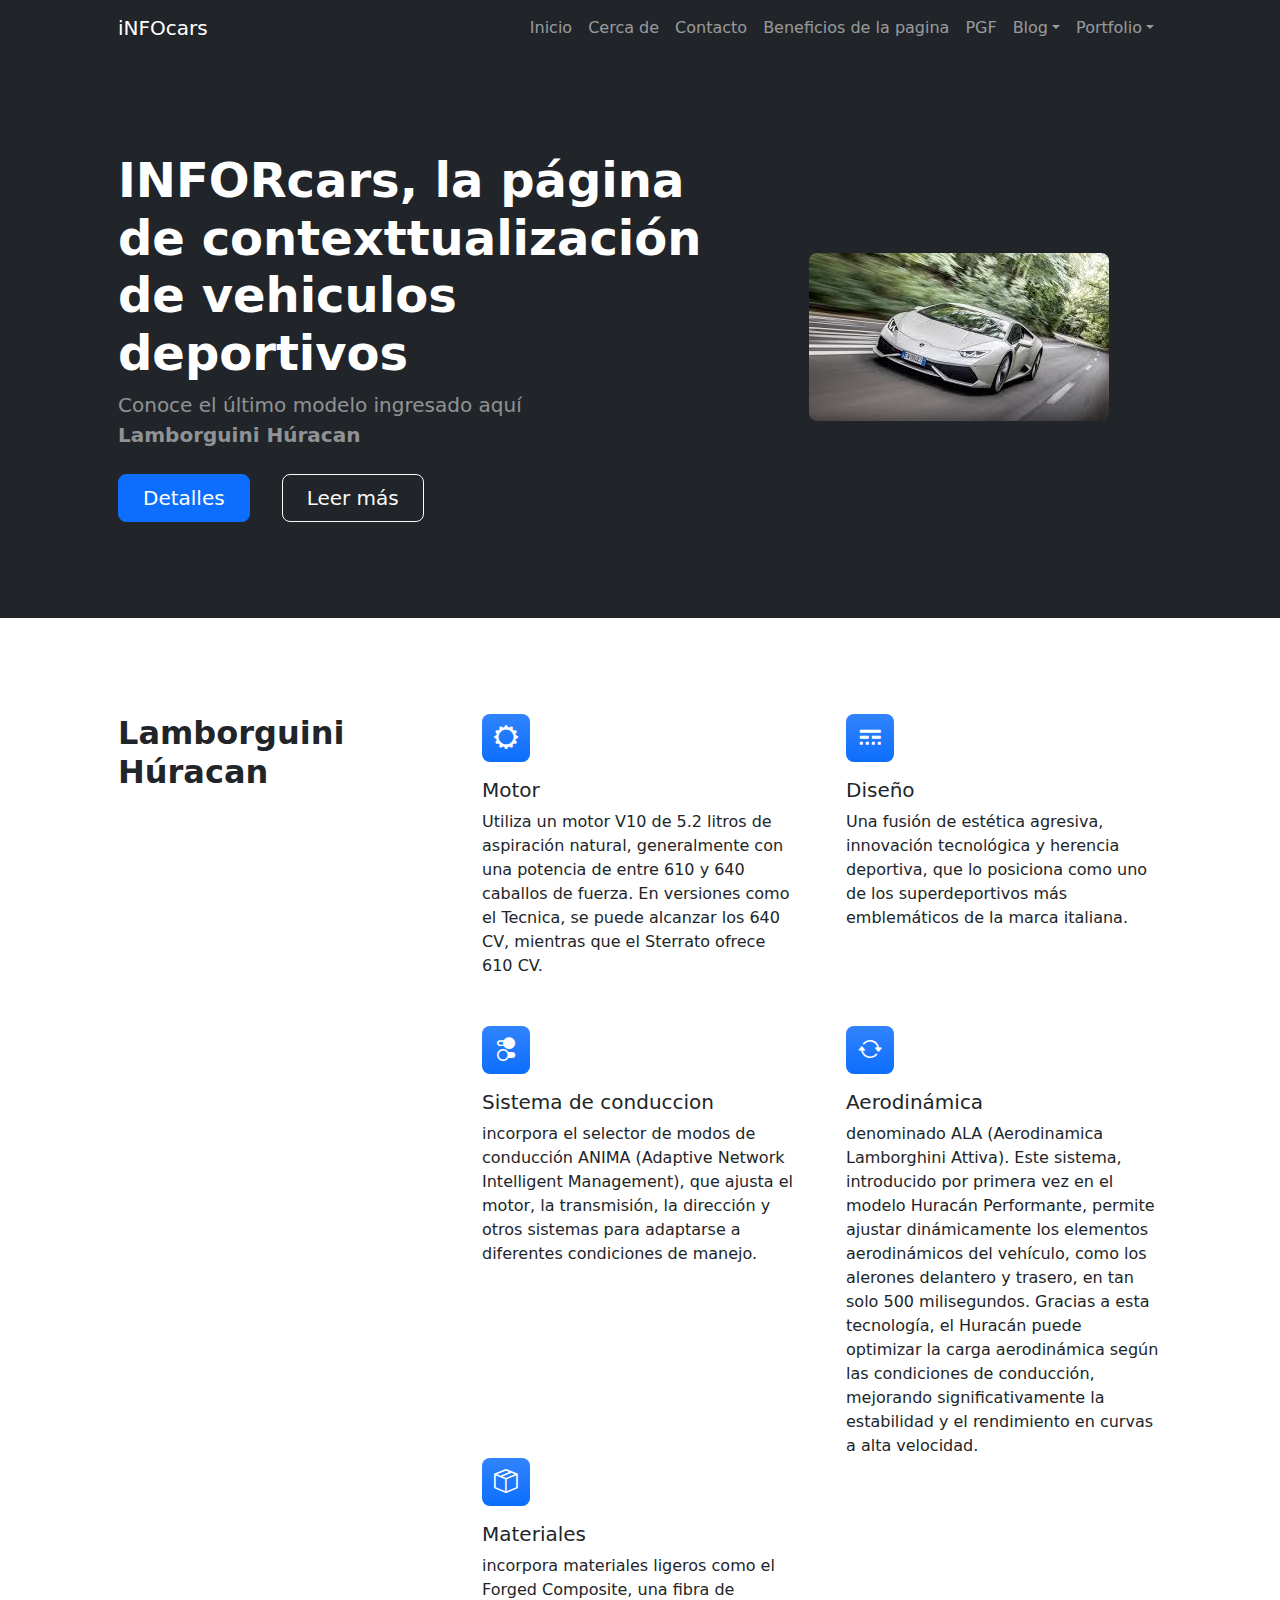
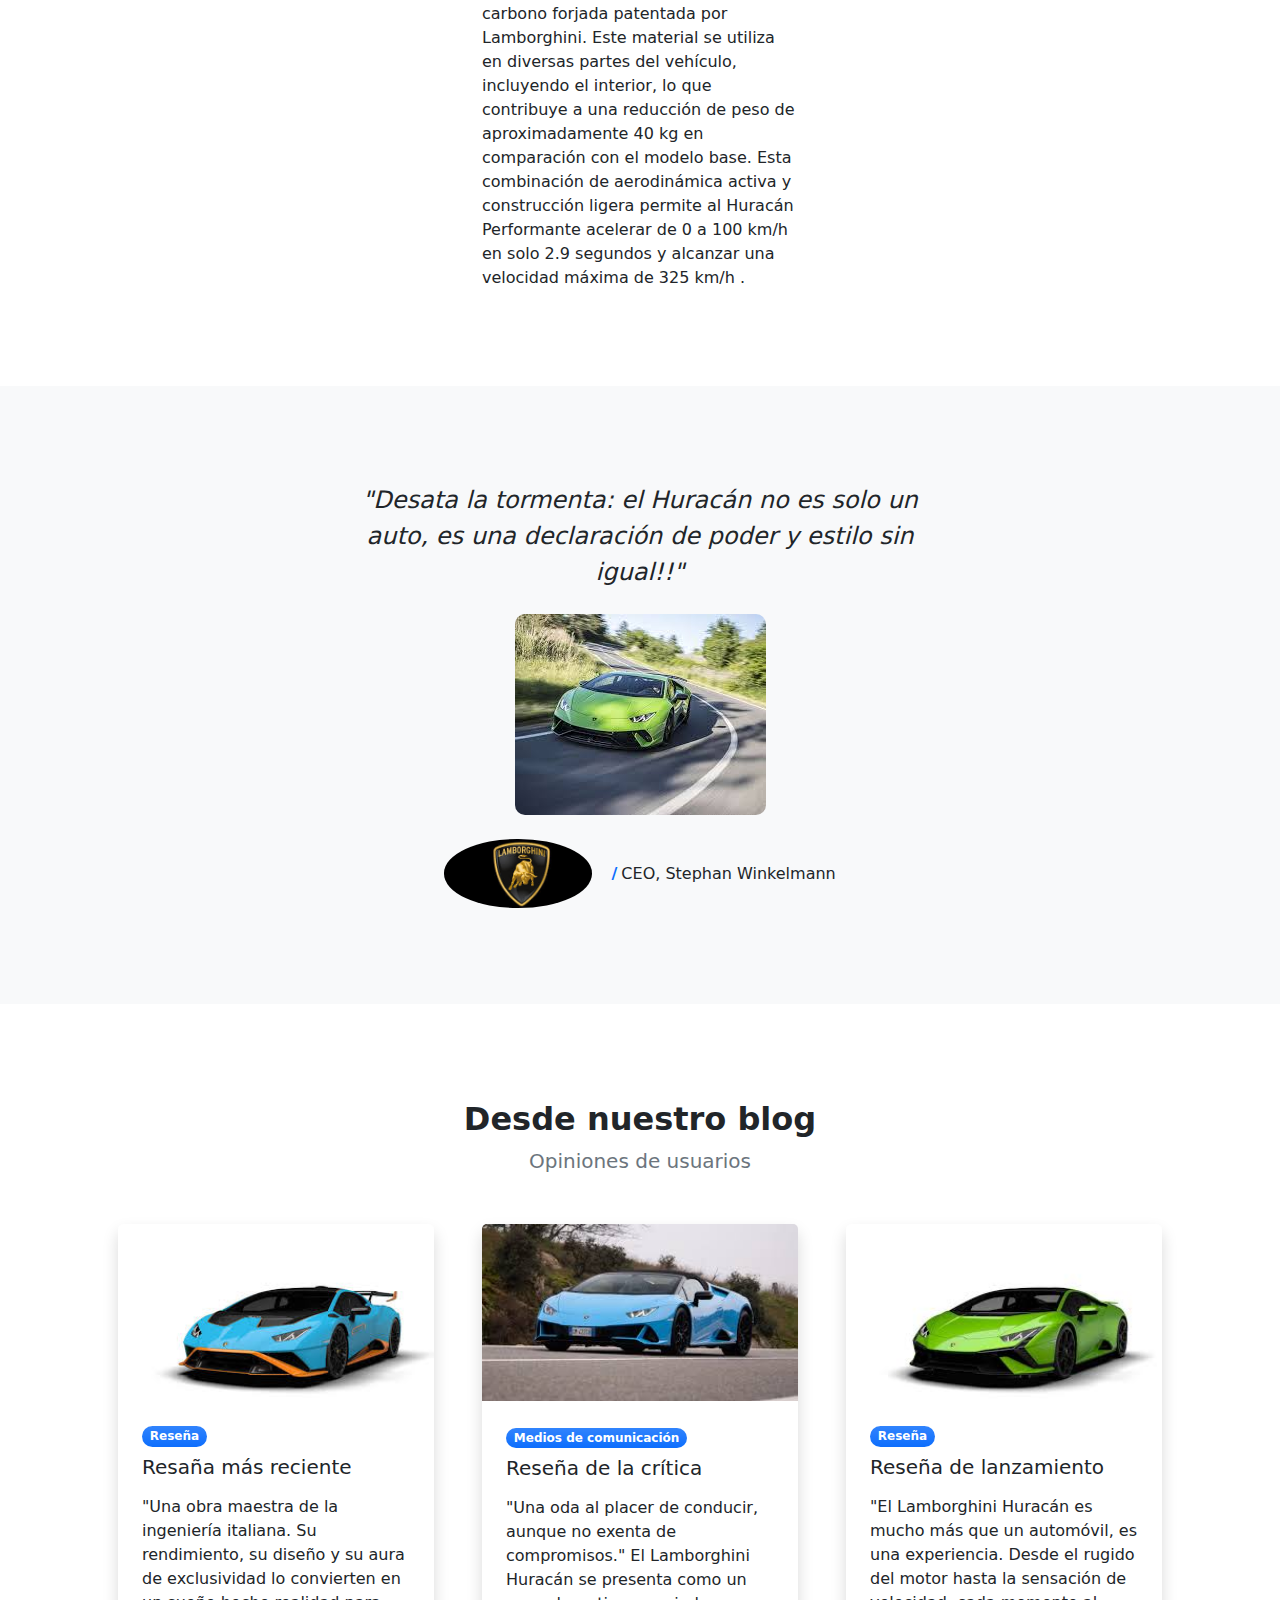
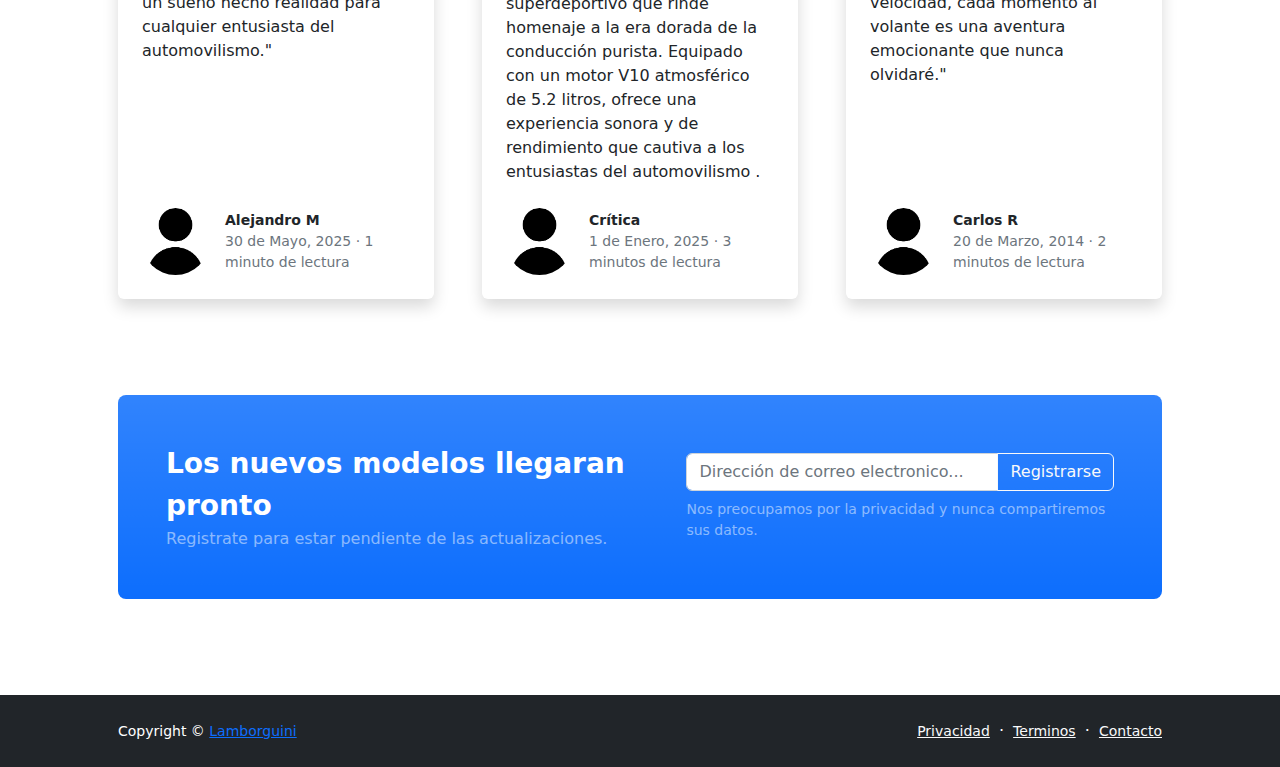
<file: INFOcars/index.html>
<!DOCTYPE html>
<html lang="en">

<head>
    <meta charset="utf-8" />
    <meta name="viewport" content="width=device-width, initial-scale=1, shrink-to-fit=no" />
    <meta name="description" content="" />
    <meta name="author" content="" />
    <title>INFOcars</title>
    <!-- Favicon-->
    <link rel="icon" type="image/x-icon" href="../Img/descarga.png" />
    <!-- Bootstrap icons-->
    <link href="https://cdn.jsdelivr.net/npm/bootstrap-icons@1.5.0/font/bootstrap-icons.css" rel="stylesheet" />
    <!-- Core theme CSS (includes Bootstrap)-->
    <link href="css/styles.css" rel="stylesheet" />
</head>

<body class="d-flex flex-column h-100">
    <main class="flex-shrink-0">
        <!-- Navigation-->
        <nav class="navbar navbar-expand-lg navbar-dark bg-dark">
            <div class="container px-5">
                <a class="navbar-brand" href="index.html">iNFOcars</a>
                <button class="navbar-toggler" type="button" data-bs-toggle="collapse"
                    data-bs-target="#navbarSupportedContent" aria-controls="navbarSupportedContent"
                    aria-expanded="false" aria-label="Toggle navigation"><span
                        class="navbar-toggler-icon"></span></button>
                <div class="collapse navbar-collapse" id="navbarSupportedContent">
                    <ul class="navbar-nav ms-auto mb-2 mb-lg-0">
                        <li class="nav-item"><a class="nav-link" href="index.html">Inicio</a></li>
                        <li class="nav-item"><a class="nav-link" href="about.html">Cerca de</a></li>
                        <li class="nav-item"><a class="nav-link" href="contact.html">Contacto</a></li>
                        <li class="nav-item"><a class="nav-link" href="pricing.html">Beneficios de la pagina</a></li>
                        <li class="nav-item"><a class="nav-link" href="faq.html">PGF</a></li>
                        <li class="nav-item dropdown">
                            <a class="nav-link dropdown-toggle" id="navbarDropdownBlog" href="#" role="button"
                                data-bs-toggle="dropdown" aria-expanded="false">Blog</a>
                            <ul class="dropdown-menu dropdown-menu-end" aria-labelledby="navbarDropdownBlog">
                                <li><a class="dropdown-item" href="blog-home.html">Blog de Inicio</a></li>
                                <li><a class="dropdown-item" href="blog-post.html">Blog post</a></li>
                            </ul>
                        </li>
                        <li class="nav-item dropdown">
                            <a class="nav-link dropdown-toggle" id="navbarDropdownPortfolio" href="#" role="button"
                                data-bs-toggle="dropdown" aria-expanded="false">Portfolio</a>
                            <ul class="dropdown-menu dropdown-menu-end" aria-labelledby="navbarDropdownPortfolio">
                                <li><a class="dropdown-item" href="portfolio-item.html">Portafolio Item</a></li>
                            </ul>
                        </li>
                    </ul>
                </div>
            </div>
        </nav>
        <!-- Header-->
        <header class="bg-dark py-5">
            <div class="container px-5">
                <div class="row gx-5 align-items-center justify-content-center">
                    <div class="col-lg-8 col-xl-7 col-xxl-6">
                        <div class="my-5 text-center text-xl-start">
                            <h1 class="display-5 fw-bolder text-white mb-2">INFORcars, la página de contexttualización
                                de vehiculos deportivos</h1>
                            <p class="lead fw-normal text-white-50 mb-4">Conoce el último modelo ingresado aquí <br>
                                <b>Lamborguini Húracan</b>
                            </p>
                            <div class="d-grid gap-3 d-sm-flex justify-content-sm-center justify-content-xl-start">
                                <a class="btn btn-primary btn-lg px-4 me-sm-3" href="#features">Detalles</a>
                                <a class="btn btn-outline-light btn-lg px-4" href="#!">Leer más</a>
                            </div>
                        </div>
                    </div>
                    <div class="col-xl-5 col-xxl-6 d-none d-xl-block text-center"><img class="img-fluid rounded-3 my-5"
                            id="Lamborguini" src="../Img/images.jpg" alt="Lamborguini" /></div>
                </div>
            </div>
        </header>
        <!-- Features section-->
        <section class="py-5" id="features">
            <div class="container px-5 my-5">
                <div class="row gx-5">
                    <div class="col-lg-4 mb-5 mb-lg-0">
                        <h2 class="fw-bolder mb-0">Lamborguini Húracan</h2>
                    </div>
                    <div class="col-lg-8">
                        <div class="row gx-5 row-cols-1 row-cols-md-2">
                            <div class="col mb-5 h-100">
                                <div class="feature bg-primary bg-gradient text-white rounded-3 mb-3"><i
                                        class="bi bi-gear-wide"></i></div>
                                <h2 class="h5">Motor</h2>
                                <p class="mb-0"> Utiliza un motor V10 de 5.2 litros de aspiración natural, generalmente
                                    con una potencia de entre 610 y 640 caballos de fuerza. En versiones como el
                                    Tecnica, se puede alcanzar los 640 CV, mientras que el Sterrato ofrece 610 CV. </p>
                            </div>
                            <div class="col mb-5 h-100">
                                <div class="feature bg-primary bg-gradient text-white rounded-3 mb-3"><i
                                        class="bi bi-border-style"></i></div>
                                <h2 class="h5">Diseño</h2>
                                <p class="mb-0">Una fusión de estética agresiva, innovación tecnológica y herencia
                                    deportiva, que lo posiciona como uno de los superdeportivos más emblemáticos de
                                    la
                                    marca italiana. </p>
                            </div>
                            <div class="col mb-5 mb-md-0 h-100">
                                <div class="feature bg-primary bg-gradient text-white rounded-3 mb-3"><i
                                        class="bi bi-toggles2"></i></div>
                                <h2 class="h5">Sistema de conduccion</h2>
                                <p class="mb-0">incorpora el selector de modos de conducción ANIMA (Adaptive Network
                                    Intelligent Management), que ajusta el motor, la transmisión, la dirección y
                                    otros
                                    sistemas para adaptarse a diferentes condiciones de manejo.</p>
                            </div>
                            <div class="col h-100">
                                <div class="feature bg-primary bg-gradient text-white rounded-3 mb-3"><i
                                        class="bi bi-arrow-repeat"></i></div>
                                <h2 class="h5">Aerodinámica</h2>
                                <p class="mb-0">denominado ALA (Aerodinamica Lamborghini Attiva). Este sistema,
                                    introducido por primera vez en el modelo Huracán Performante, permite ajustar
                                    dinámicamente los elementos aerodinámicos del vehículo, como los alerones
                                    delantero
                                    y trasero, en tan solo 500 milisegundos. Gracias a esta tecnología, el Huracán
                                    puede
                                    optimizar la carga aerodinámica según las condiciones de conducción, mejorando
                                    significativamente la estabilidad y el rendimiento en curvas a alta velocidad.
                                </p>
                            </div>
                            <div class="col h-100">
                                <div class="feature bg-primary bg-gradient text-white rounded-3 mb-3"><i
                                        class="bi bi-box-seam"></i></div>
                                    <h2 class="h5">Materiales</h2>
                                    <p class="mb-0">incorpora materiales ligeros como el Forged Composite, una fibra de
                                        carbono forjada patentada por Lamborghini. Este material se utiliza en diversas
                                        partes del vehículo, incluyendo el interior, lo que contribuye a una reducción
                                        de
                                        peso de aproximadamente 40 kg en comparación con el modelo base. Esta
                                        combinación de
                                        aerodinámica activa y construcción ligera permite al Huracán Performante
                                        acelerar de
                                        0 a 100 km/h en solo 2.9 segundos y alcanzar una velocidad máxima de 325 km/h .
                                    </p>
                                </div>
                            </div>
                        </div>
                    </div>
                </div>
        </section>
        <!-- Testimonial section-->
        <div class="py-5 bg-light">
            <div class="container px-5 my-5">
                <div class="row gx-5 justify-content-center">
                    <div class="col-lg-10 col-xl-7">
                        <div class="text-center">
                            <div class="fs-4 mb-4 fst-italic">"Desata la tormenta: el Huracán no es solo un auto, es una
                                declaración de poder y estilo sin igual!!"</div>
                            <img src="../Img/descarga.jpeg" alt="Lamborguini Huracan" class="img-fluid mb-4"
                                style="max-width: 300px; border-radius: 10px;">
                            <div class="d-flex align-items-center justify-content-center">
                                <img class="rounded-circle me-3" id="lambo1" src="../Img/descarga (1).jpeg" alt="..." />
                                <span class="fw-bold text-primary mx-1">/</span>
                                CEO, Stephan Winkelmann
                            </div>
                        </div>
                    </div>
                </div>
            </div>
        </div>
        </div>
        <!-- Blog preview section-->
        <section class="py-5" id="!">
            <div class="container px-5 my-5">
                <div class="row gx-5 justify-content-center">
                    <div class="col-lg-8 col-xl-6">
                        <div class="text-center">
                            <h2 class="fw-bolder">Desde nuestro blog</h2>
                            <p class="lead fw-normal text-muted mb-5">Opiniones de usuarios</p>
                        </div>
                    </div>
                </div>
                <div class="row gx-5">
                    <div class="col-lg-4 mb-5">
                        <div class="card h-100 shadow border-0">
                            <img class="card-img-top" src="../Img/lam1.jpeg" alt="Lamborguini" />
                            <div class="card-body p-4">
                                <div class="badge bg-primary bg-gradient rounded-pill mb-2">Reseña</div>
                                <a class="text-decoration-none link-dark stretched-link" href="#!">
                                    <h5 class="card-title mb-3">Resaña más reciente</h5>
                                </a>
                                <p class="card-text mb-0">"Una obra maestra de la ingeniería italiana. Su rendimiento,
                                    su diseño y su aura de exclusividad lo convierten en un sueño hecho realidad para
                                    cualquier entusiasta del automovilismo."</p>
                            </div>
                            <div class="card-footer p-4 pt-0 bg-transparent border-top-0">
                                <div class="d-flex align-items-end justify-content-between">
                                    <div class="d-flex align-items-center">
                                        <img class="rounded-circle me-3" id="user1" src="../Img/descarga (1).png"
                                            alt="Usuario" />
                                        <div class="small">
                                            <div class="fw-bold">Alejandro M</div>
                                            <div class="text-muted">30 de Mayo, 2025 &middot; 1 minuto de lectura</div>
                                        </div>
                                    </div>
                                </div>
                            </div>
                        </div>
                    </div>
                    <div class="col-lg-4 mb-5">
                        <div class="card h-100 shadow border-0">
                            <img class="card-img-top" src="../Img/images.jpeg" alt="lambo2" />
                            <div class="card-body p-4">
                                <div class="badge bg-primary bg-gradient rounded-pill mb-2">Medios de comunicación</div>
                                <a class="text-decoration-none link-dark stretched-link" href="#!">
                                    <h5 class="card-title mb-3">Reseña de la crítica</h5>
                                </a>
                                <p class="card-text mb-0">"Una oda al placer de conducir, aunque no exenta de
                                    compromisos."

                                    El Lamborghini Huracán se presenta como un superdeportivo que rinde homenaje a la
                                    era dorada de la conducción purista. Equipado con un motor V10 atmosférico de 5.2
                                    litros, ofrece una experiencia sonora y de rendimiento que cautiva a los entusiastas
                                    del automovilismo .</p>
                            </div>
                            <div class="card-footer p-4 pt-0 bg-transparent border-top-0">
                                <div class="d-flex align-items-end justify-content-between">
                                    <div class="d-flex align-items-center">
                                        <img class="rounded-circle me-3" id="user2" src="../Img/descarga (1).png"
                                            alt="..." />
                                        <div class="small">
                                            <div class="fw-bold">Crítica</div>
                                            <div class="text-muted">1 de Enero, 2025 &middot; 3 minutos de lectura</div>
                                        </div>
                                    </div>
                                </div>
                            </div>
                        </div>
                    </div>
                    <div class="col-lg-4 mb-5">
                        <div class="card h-100 shadow border-0">
                            <img class="card-img-top" src="../Img/lam3.jpeg" alt="Lamborguini" />
                            <div class="card-body p-4">
                                <div class="badge bg-primary bg-gradient rounded-pill mb-2">Reseña</div>
                                <a class="text-decoration-none link-dark stretched-link" href="#!">
                                    <h5 class="card-title mb-3">Reseña de lanzamiento</h5>
                                </a>
                                <p class="card-text mb-0">"El Lamborghini Huracán es mucho más que un automóvil, es una
                                    experiencia. Desde el rugido del motor hasta la sensación de velocidad, cada momento
                                    al volante es una aventura emocionante que nunca olvidaré."</p>
                            </div>
                            <div class="card-footer p-4 pt-0 bg-transparent border-top-0">
                                <div class="d-flex align-items-end justify-content-between">
                                    <div class="d-flex align-items-center">
                                        <img class="rounded-circle me-3" src="../Img/descarga (1).png" id="user3"
                                            alt="Usiario" />
                                        <div class="small">
                                            <div class="fw-bold">Carlos R</div>
                                            <div class="text-muted">20 de Marzo, 2014 &middot; 2 minutos de lectura
                                            </div>
                                        </div>
                                    </div>
                                </div>
                            </div>
                        </div>
                    </div>
                </div>
                <!-- Call to action-->
                <aside class="bg-primary bg-gradient rounded-3 p-4 p-sm-5 mt-5">
                    <div
                        class="d-flex align-items-center justify-content-between flex-column flex-xl-row text-center text-xl-start">
                        <div class="mb-4 mb-xl-0">
                            <div class="fs-3 fw-bold text-white">Los nuevos modelos llegaran pronto</div>
                            <div class="text-white-50">Registrate para estar pendiente de las actualizaciones.</div>
                        </div>
                        <div class="ms-xl-4">
                            <div class="input-group mb-2">
                                <input class="form-control" type="text" placeholder="Dirección de correo electronico..."
                                    aria-label="Email address..." aria-describedby="button-newsletter" />
                                <button class="btn btn-outline-light" id="button-newsletter"
                                    type="button">Registrarse</button>
                            </div>
                            <div class="small text-white-50">Nos preocupamos por la privacidad y nunca compartiremos sus
                                datos.
                            </div>
                        </div>
                    </div>
                </aside>
            </div>
        </section>
    </main>
    <!-- Footer-->
    <footer class="bg-dark py-4 mt-auto">
        <div class="container px-5">
            <div class="row align-items-center justify-content-between flex-column flex-sm-row">
                <div class="col-auto">
                    <div class="small m-0 text-white">Copyright &copy; <a
                            href="https://www.lamborghini.com/">Lamborguini</a></div>
                </div>
                <div class="col-auto">
                    <a class="link-light small" href="#!">Privacidad</a>
                    <span class="text-white mx-1">&middot;</span>
                    <a class="link-light small" href="#!">Terminos</a>
                    <span class="text-white mx-1">&middot;</span>
                    <a class="link-light small" href="#!">Contacto</a>
                </div>
            </div>
        </div>
    </footer>
    <!-- Bootstrap core JS-->
    <script src="https://cdn.jsdelivr.net/npm/bootstrap@5.2.3/dist/js/bootstrap.bundle.min.js"></script>
    <!-- Core theme JS-->
    <script src="js/scripts.js"></script>
</body>

</html>
</file>
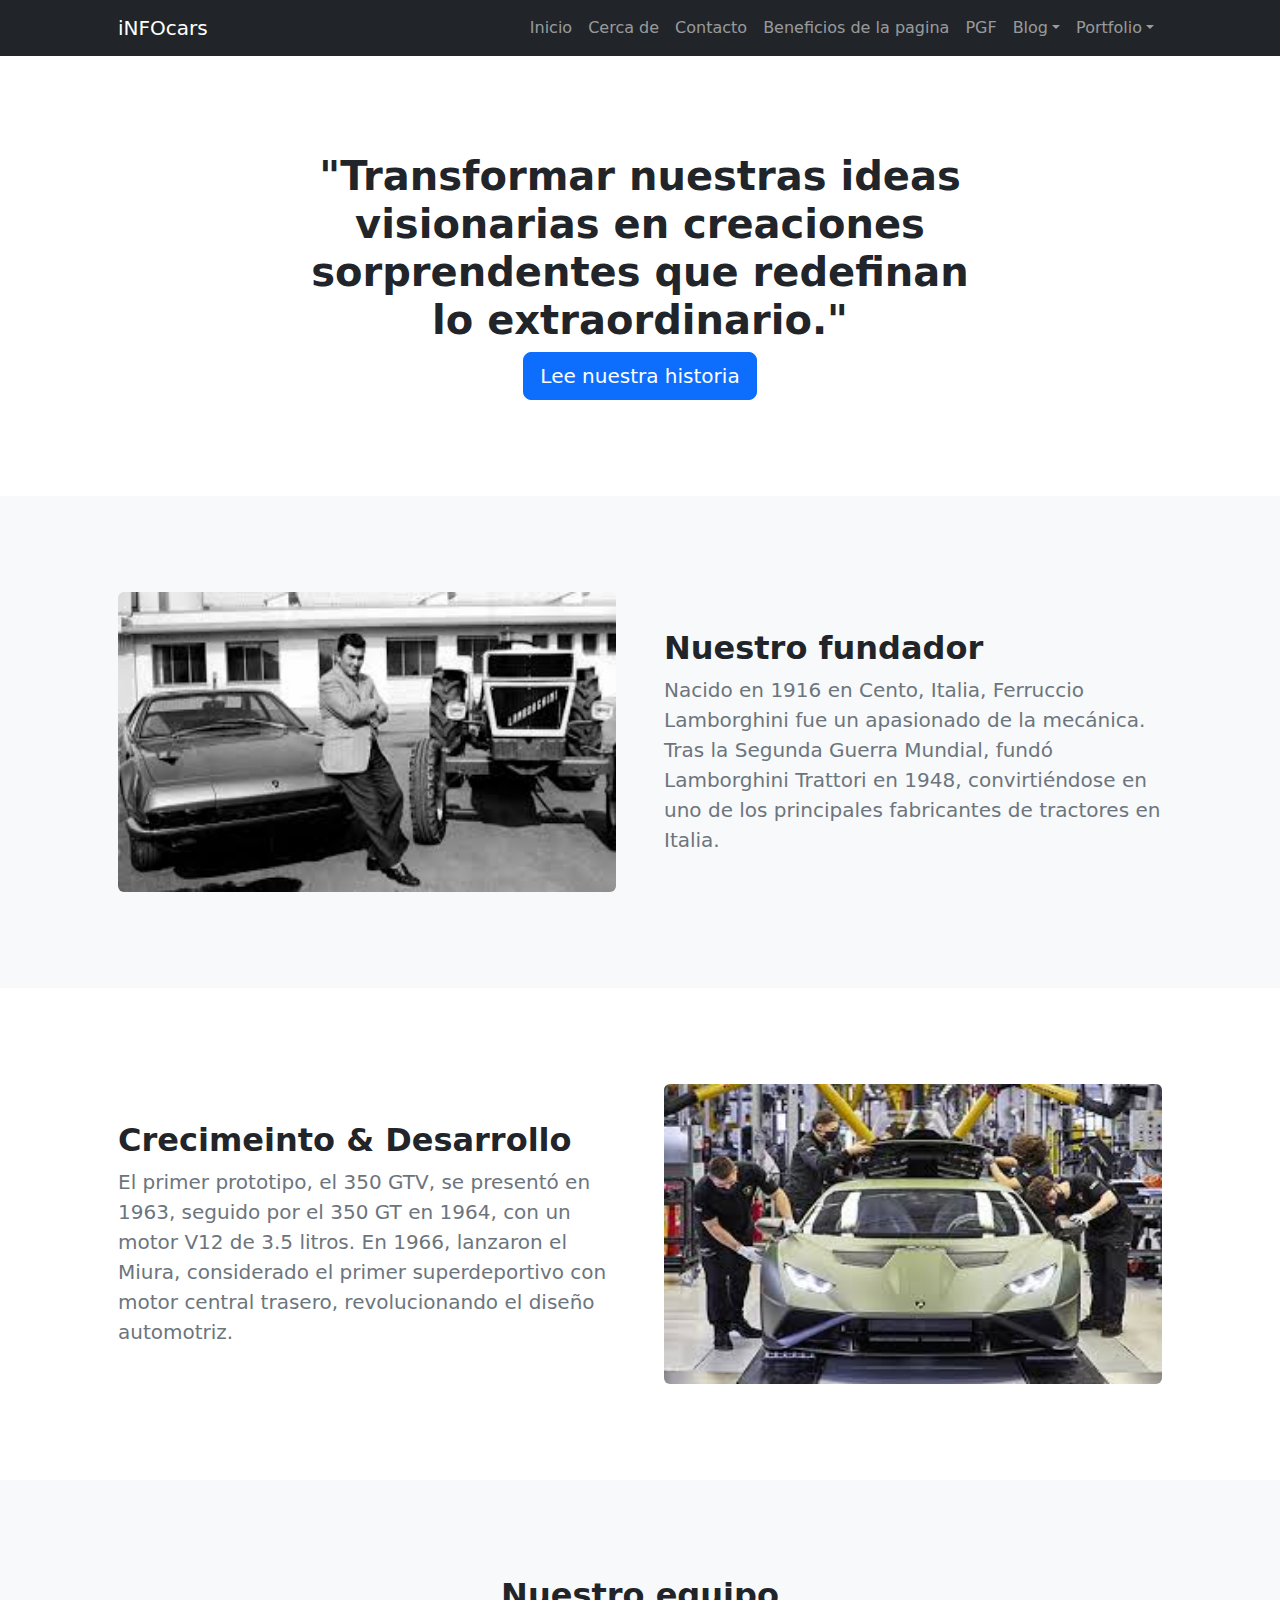
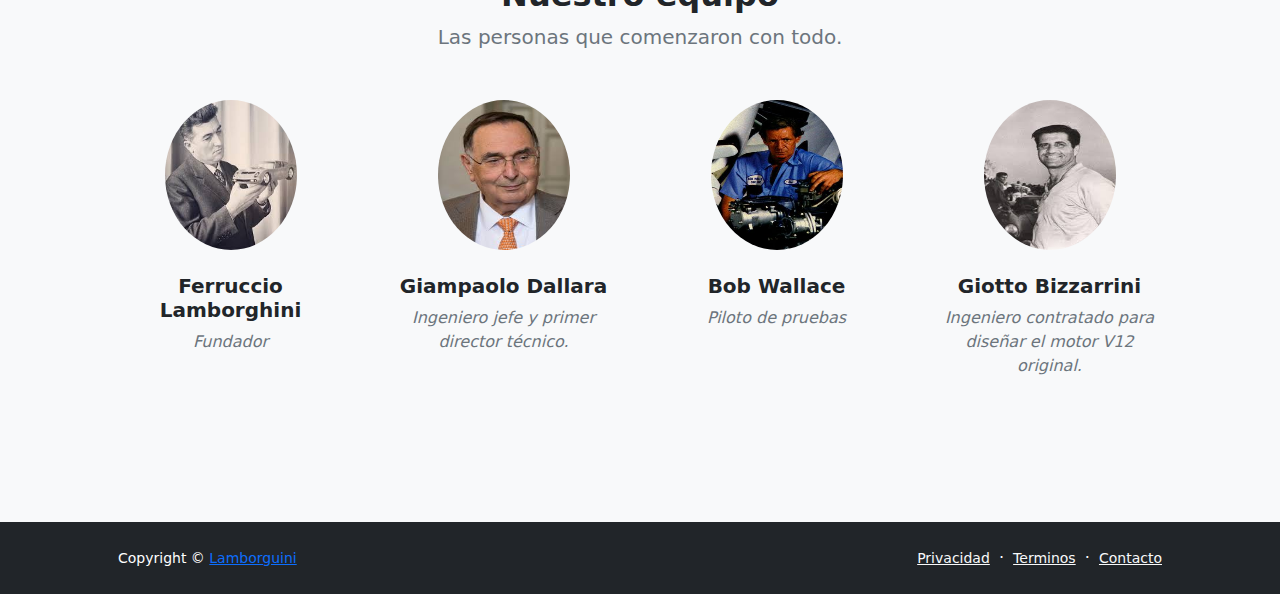
<file: INFOcars/about.html>
<!DOCTYPE html>
<html lang="en">

<head>
    <meta charset="utf-8" />
    <meta name="viewport" content="width=device-width, initial-scale=1, shrink-to-fit=no" />
    <meta name="description" content="" />
    <meta name="author" content="" />
    <title>INFOcars</title>
    <!-- Favicon-->
    <link rel="icon" type="image/x-icon" href="assets/favicon.ico" />
    <!-- Bootstrap icons-->
    <link href="https://cdn.jsdelivr.net/npm/bootstrap-icons@1.5.0/font/bootstrap-icons.css" rel="stylesheet" />
    <!-- Core theme CSS (includes Bootstrap)-->
    <link href="css/styles.css" rel="stylesheet" />
</head>

<body class="d-flex flex-column">
    <main class="flex-shrink-0">
        <!-- Navigation-->
        <nav class="navbar navbar-expand-lg navbar-dark bg-dark">
            <div class="container px-5">
                <a class="navbar-brand" href="index.html">iNFOcars</a>
                <button class="navbar-toggler" type="button" data-bs-toggle="collapse"
                    data-bs-target="#navbarSupportedContent" aria-controls="navbarSupportedContent"
                    aria-expanded="false" aria-label="Toggle navigation"><span
                        class="navbar-toggler-icon"></span></button>
                <div class="collapse navbar-collapse" id="navbarSupportedContent">
                    <ul class="navbar-nav ms-auto mb-2 mb-lg-0">
                        <li class="nav-item"><a class="nav-link" href="index.html">Inicio</a></li>
                        <li class="nav-item"><a class="nav-link" href="about.html">Cerca de</a></li>
                        <li class="nav-item"><a class="nav-link" href="contact.html">Contacto</a></li>
                        <li class="nav-item"><a class="nav-link" href="pricing.html">Beneficios de la pagina</a></li>
                        <li class="nav-item"><a class="nav-link" href="faq.html">PGF</a></li>
                        <li class="nav-item dropdown">
                            <a class="nav-link dropdown-toggle" id="navbarDropdownBlog" href="#" role="button"
                                data-bs-toggle="dropdown" aria-expanded="false">Blog</a>
                            <ul class="dropdown-menu dropdown-menu-end" aria-labelledby="navbarDropdownBlog">
                                <li><a class="dropdown-item" href="blog-home.html">Blog de Inicio</a></li>
                                <li><a class="dropdown-item" href="blog-post.html">Blog post</a></li>
                            </ul>
                        </li>
                        <li class="nav-item dropdown">
                            <a class="nav-link dropdown-toggle" id="navbarDropdownPortfolio" href="#" role="button"
                                data-bs-toggle="dropdown" aria-expanded="false">Portfolio</a>
                            <ul class="dropdown-menu dropdown-menu-end" aria-labelledby="navbarDropdownPortfolio">
                                <li><a class="dropdown-item" href="portfolio-item.html">Portafolio Item</a></li>
                            </ul>
                        </li>
                    </ul>
                </div>
            </div>
        </nav>
        <!-- Header-->
        <header class="py-5">
            <div class="container px-5">
                <div class="row justify-content-center">
                    <div class="col-lg-8 col-xxl-6">
                        <div class="text-center my-5">
                            <h1 class="fw-bolder mb-2">"Transformar nuestras ideas visionarias en creaciones
                                sorprendentes que redefinan lo extraordinario."
                            </h1>
                            <a class="btn btn-primary btn-lg" href="#scroll-target">Lee nuestra historia</a>
                        </div>
                    </div>
                </div>
            </div>
        </header>
        <!-- About section one-->
        <section class="py-5 bg-light" id="scroll-target">
            <div class="container px-5 my-5">
                <div class="row gx-5 align-items-center">
                    <div class="col-lg-6"><img class="img-fluid rounded mb-5 mb-lg-0" id="fundador"
                            src="../Img/fundador.jpeg" alt="Fundador" /></div>
                    <div class="col-lg-6">
                        <h2 class="fw-bolder">Nuestro fundador</h2>
                        <p class="lead fw-normal text-muted mb-0">Nacido en 1916 en Cento, Italia, Ferruccio Lamborghini
                            fue un apasionado de la mecánica.

                            Tras la Segunda Guerra Mundial, fundó Lamborghini Trattori en 1948, convirtiéndose en uno de
                            los principales fabricantes de tractores en Italia. </p>
                    </div>
                </div>
            </div>
        </section>
        <!-- About section two-->
        <section class="py-5">
            <div class="container px-5 my-5">
                <div class="row gx-5 align-items-center">
                    <div class="col-lg-6 order-first order-lg-last"><img class="img-fluid rounded mb-5 mb-lg-0"
                            src="../Img/proceso.jpeg" id="proceso" alt="Proceso" /></div>
                    <div class="col-lg-6">
                        <h2 class="fw-bolder">Crecimeinto &amp; Desarrollo</h2>
                        <p class="lead fw-normal text-muted mb-0">El primer prototipo, el 350 GTV, se presentó en 1963,
                            seguido por el 350 GT en 1964, con un motor V12 de 3.5 litros.

                            En 1966, lanzaron el Miura, considerado el primer superdeportivo con motor central trasero,
                            revolucionando el diseño automotriz.</p>
                    </div>
                </div>
            </div>
        </section>
        <!-- Team members section-->
        <section class="py-5 bg-light">
            <div class="container px-5 my-5">
                <div class="text-center">
                    <h2 class="fw-bolder">Nuestro equipo</h2>
                    <p class="lead fw-normal text-muted mb-5">Las personas que comenzaron con todo.</p>
                </div>
                <div class="row gx-5 row-cols-1 row-cols-sm-2 row-cols-xl-4 justify-content-center">
                    <div class="col mb-5 mb-5 mb-xl-0">
                        <div class="text-center">
                            <img id="funded" class="img-fluid rounded-circle mb-4 px-4"
                                src="../Img/fundador2.jpeg" alt="Fundador" />
                            <h5 class="fw-bolder">Ferruccio Lamborghini</h5>
                            <div class="fst-italic text-muted">Fundador</div>
                        </div>
                    </div>
                    <div class="col mb-5 mb-5 mb-xl-0">
                        <div class="text-center">
                            <img id="meca" class="img-fluid rounded-circle mb-4 px-4"
                                src="../Img/macanico.jpeg" alt="Jefe" />
                            <h5 class="fw-bolder">Giampaolo Dallara</h5>
                            <div class="fst-italic text-muted">Ingeniero jefe y primer director técnico.</div>
                        </div>
                    </div>
                    <div class="col mb-5 mb-5 mb-sm-0">
                        <div class="text-center">
                            <img id="pilot" class="img-fluid rounded-circle mb-4 px-4"
                                src="../Img/BobWallaceb.jpg" alt="Piloto" />
                            <h5 class="fw-bolder">Bob Wallace</h5>
                            <div class="fst-italic text-muted">Piloto de pruebas</div>
                        </div>
                    </div>
                    <div class="col mb-5">
                        <div class="text-center">
                            <img id="inge" class="img-fluid rounded-circle mb-4 px-4"
                                src="../Img/inge.jpeg" alt="Inge" />
                            <h5 class="fw-bolder">Giotto Bizzarrini</h5>
                            <div class="fst-italic text-muted">Ingeniero contratado para diseñar el motor V12 original.</div>
                        </div>
                    </div>
                </div>
            </div>
        </section>
    </main>
    <!-- Footer-->
    <footer class="bg-dark py-4 mt-auto">
        <div class="container px-5">
            <div class="row align-items-center justify-content-between flex-column flex-sm-row">
                <div class="col-auto">
                    <div class="small m-0 text-white">Copyright &copy; <a
                            href="https://www.lamborghini.com/">Lamborguini</a></div>
                </div>
                <div class="col-auto">
                    <a class="link-light small" href="#!">Privacidad</a>
                    <span class="text-white mx-1">&middot;</span>
                    <a class="link-light small" href="#!">Terminos</a>
                    <span class="text-white mx-1">&middot;</span>
                    <a class="link-light small" href="#!">Contacto</a>
                </div>
            </div>
        </div>
    </footer>
    <!-- Bootstrap core JS-->
    <script src="https://cdn.jsdelivr.net/npm/bootstrap@5.2.3/dist/js/bootstrap.bundle.min.js"></script>
    <!-- Core theme JS-->
    <script src="js/scripts.js"></script>
</body>

</html>
</file>
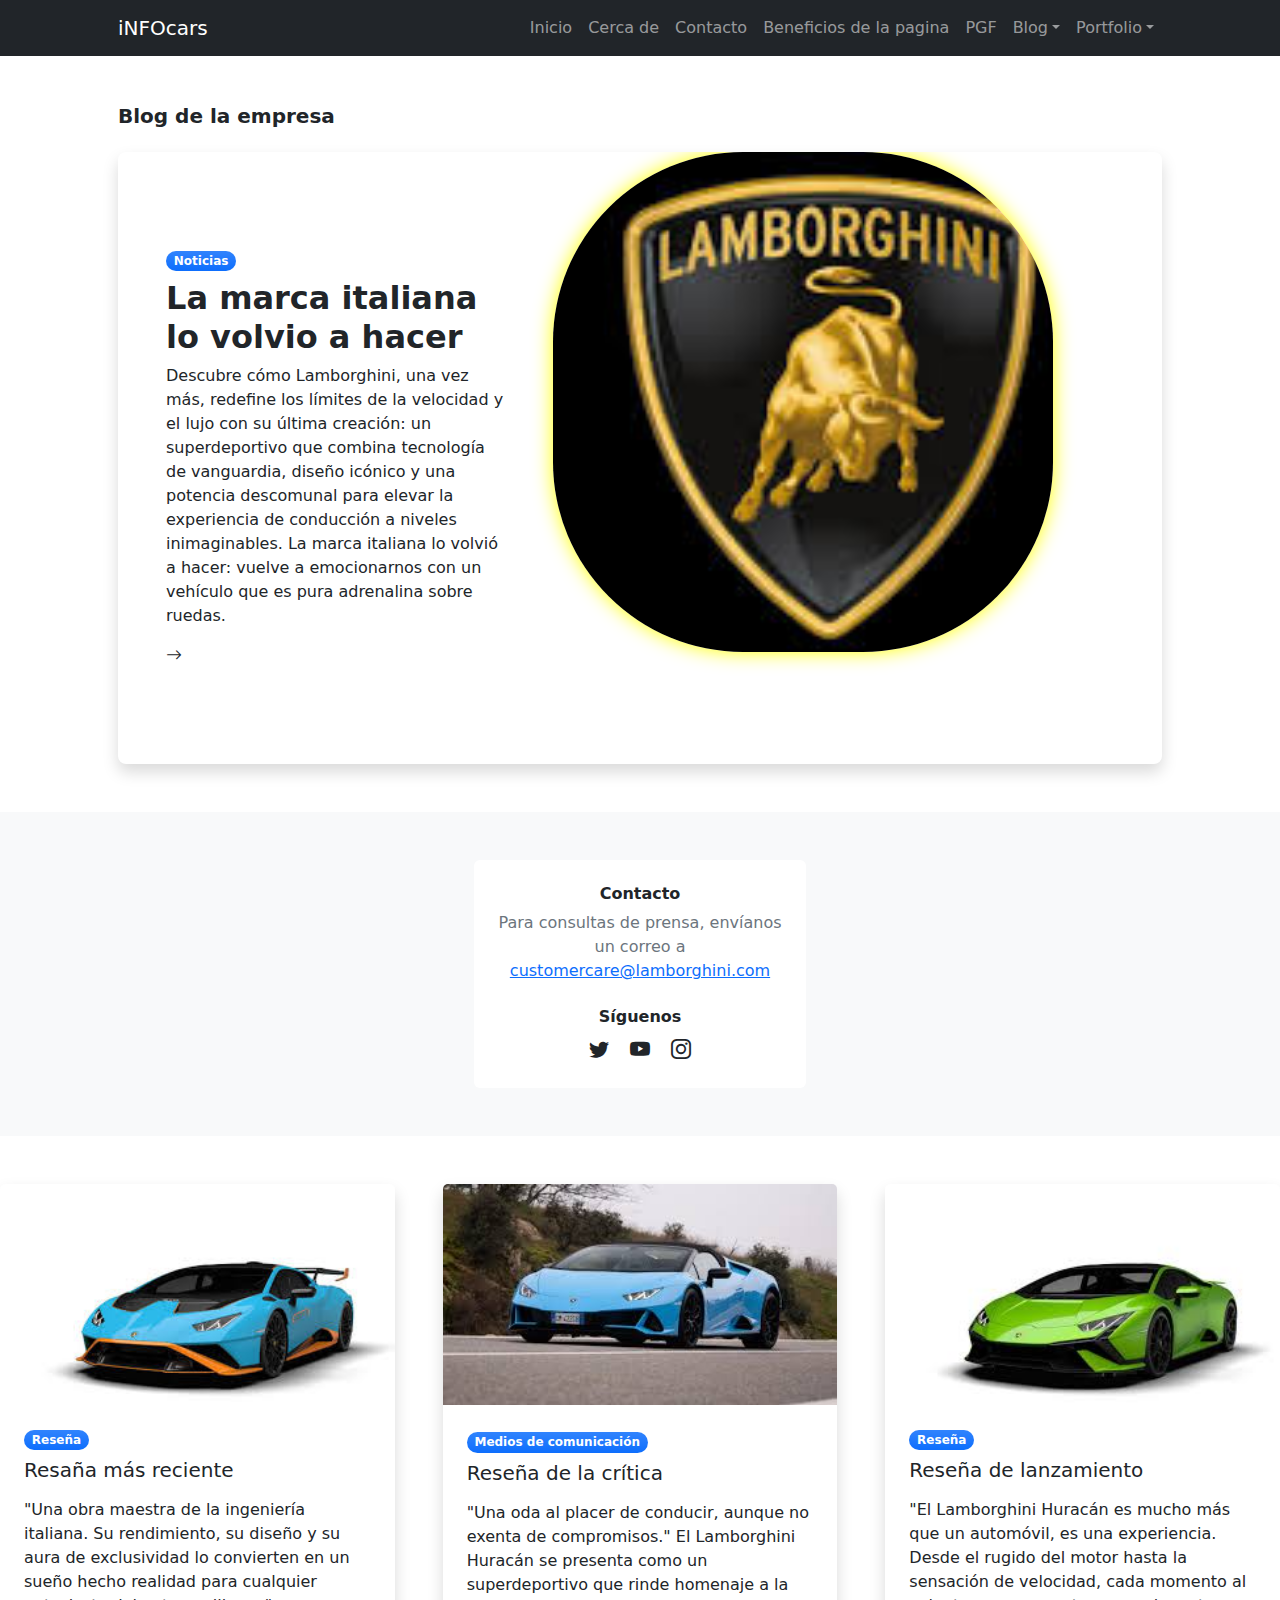
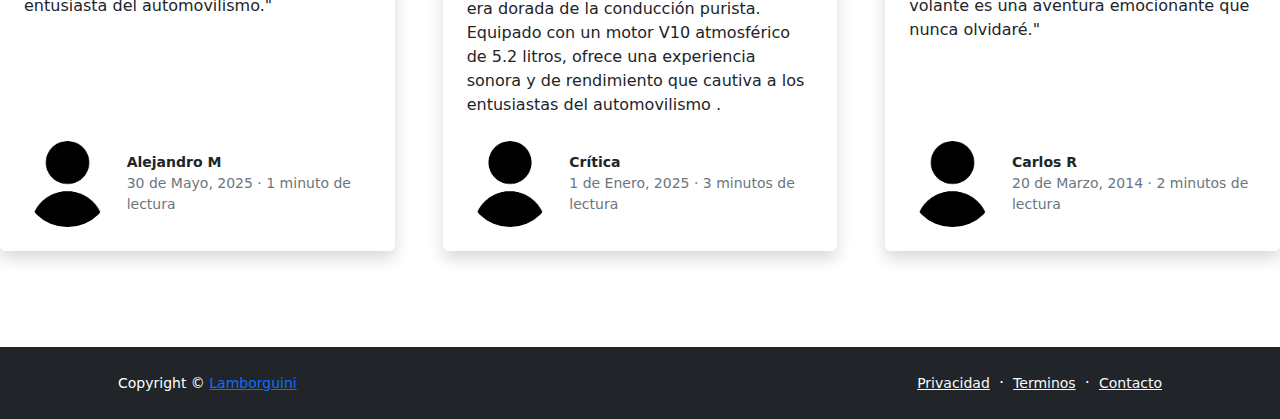
<file: INFOcars/blog-home.html>
<!DOCTYPE html>
<html lang="en">

<head>
    <meta charset="utf-8" />
    <meta name="viewport" content="width=device-width, initial-scale=1, shrink-to-fit=no" />
    <meta name="description" content="" />
    <meta name="author" content="" />
    <title>INFOcars</title>
    <!-- Favicon-->
    <link rel="icon" type="image/x-icon" href="assets/favicon.ico" />
    <!-- Bootstrap icons-->
    <link href="https://cdn.jsdelivr.net/npm/bootstrap-icons@1.5.0/font/bootstrap-icons.css" rel="stylesheet" />
    <!-- Core theme CSS (includes Bootstrap)-->
    <link href="css/styles.css" rel="stylesheet" />
</head>

<body class="d-flex flex-column">
    <main class="flex-shrink-0">
        <!-- Navigation-->
        <nav class="navbar navbar-expand-lg navbar-dark bg-dark">
            <div class="container px-5">
                <a class="navbar-brand" href="index.html">iNFOcars</a>
                <button class="navbar-toggler" type="button" data-bs-toggle="collapse"
                    data-bs-target="#navbarSupportedContent" aria-controls="navbarSupportedContent"
                    aria-expanded="false" aria-label="Toggle navigation"><span
                        class="navbar-toggler-icon"></span></button>
                <div class="collapse navbar-collapse" id="navbarSupportedContent">
                    <ul class="navbar-nav ms-auto mb-2 mb-lg-0">
                        <li class="nav-item"><a class="nav-link" href="index.html">Inicio</a></li>
                        <li class="nav-item"><a class="nav-link" href="about.html">Cerca de</a></li>
                        <li class="nav-item"><a class="nav-link" href="contact.html">Contacto</a></li>
                        <li class="nav-item"><a class="nav-link" href="pricing.html">Beneficios de la pagina</a></li>
                        <li class="nav-item"><a class="nav-link" href="faq.html">PGF</a></li>
                        <li class="nav-item dropdown">
                            <a class="nav-link dropdown-toggle" id="navbarDropdownBlog" href="#" role="button"
                                data-bs-toggle="dropdown" aria-expanded="false">Blog</a>
                            <ul class="dropdown-menu dropdown-menu-end" aria-labelledby="navbarDropdownBlog">
                                <li><a class="dropdown-item" href="blog-home.html">Blog de Inicio</a></li>
                                <li><a class="dropdown-item" href="blog-post.html">Blog post</a></li>
                            </ul>
                        </li>
                        <li class="nav-item dropdown">
                            <a class="nav-link dropdown-toggle" id="navbarDropdownPortfolio" href="#" role="button"
                                data-bs-toggle="dropdown" aria-expanded="false">Portfolio</a>
                            <ul class="dropdown-menu dropdown-menu-end" aria-labelledby="navbarDropdownPortfolio">
                                <li><a class="dropdown-item" href="portfolio-item.html">Portafolio Item</a></li>
                            </ul>
                        </li>
                    </ul>
                </div>
            </div>
        </nav>
        <!-- Page Content-->
        <section class="py-5">
            <div class="container px-5">
                <h1 class="fw-bolder fs-5 mb-4">Blog de la empresa</h1>
                <div class="card border-0 shadow rounded-3 overflow-hidden">
                    <div class="card-body p-0">
                        <div class="row gx-0">
                            <div class="col-lg-6 col-xl-5 py-lg-5">
                                <div class="p-4 p-md-5">
                                    <div class="badge bg-primary bg-gradient rounded-pill mb-2">Noticias</div>
                                    <div class="h2 fw-bolder">La marca italiana lo volvio a hacer</div>
                                    <p>Descubre cómo Lamborghini, una vez más, redefine los límites de la velocidad y el
                                        lujo con su última creación: un superdeportivo que combina tecnología de
                                        vanguardia, diseño icónico y una potencia descomunal para elevar la experiencia
                                        de conducción a niveles inimaginables. La marca italiana lo volvió a hacer:
                                        vuelve a emocionarnos con un vehículo que es pura adrenalina sobre ruedas.</p>
                                        <i class="bi bi-arrow-right"></i>
                                    </a>
                                </div>
                            </div>
                            <div class="col-lg-6 col-xl-7">
                                <div class="bg-featured-blog" id="featuredBlogImage"
                                    style="background-image: url('../Img/descarga\ \(1\).jpeg')"></div>
                            </div>
                        </div>
                    </div>
                </div>
            </div>
        </section>
        <section id="contacto" class="py-5 bg-light">
            <div class="container px-5">
                <div class="row justify-content-center">
                    <div class="col-xl-4">
                        <div class="card border-0 h-100">
                            <div class="card-body p-4">
                                <div class="d-flex h-100 align-items-center justify-content-center">
                                    <div class="text-center">
                                        <div class="h6 fw-bolder">Contacto</div>
                                        <p class="text-muted mb-4">
                                            Para consultas de prensa, envíanos un correo a
                                            <br />
                                            <a href="#!">customercare@lamborghini.com</a>
                                        </p>
                                        <div class="h6 fw-bolder">Síguenos</div>
                                        <a class="fs-5 px-2 link-dark" href="https://x.com/Lamborghini"><i
                                                class="bi-twitter"></i></a>
                                        <a class="fs-5 px-2 link-dark"
                                            href="https://youtube.com/@lamborghini?si=1CxTgfnoSVKsSbTh"><i
                                                class="bi-youtube"></i></a>
                                        <a class="fs-5 px-2 link-dark" href="https://www.instagram.com/lamborghini/#"><i
                                                class="bi-instagram"></i></a>
                                    </div>
                                </div>
                            </div>
                        </div>
                    </div>
                </div>
            </div>
        </section>
        <!-- Blog preview section-->
        <section class="py-5">
            <div class="row gx-5">
                <div class="col-lg-4 mb-5">
                    <div class="card h-100 shadow border-0">
                        <img class="card-img-top" src="../Img/lam1.jpeg" alt="Lamborguini" />
                        <div class="card-body p-4">
                            <div class="badge bg-primary bg-gradient rounded-pill mb-2">Reseña</div>
                            <a class="text-decoration-none link-dark stretched-link" href="#!">
                                <h5 class="card-title mb-3">Resaña más reciente</h5>
                            </a>
                            <p class="card-text mb-0">"Una obra maestra de la ingeniería italiana. Su rendimiento,
                                su diseño y su aura de exclusividad lo convierten en un sueño hecho realidad para
                                cualquier entusiasta del automovilismo."</p>
                        </div>
                        <div class="card-footer p-4 pt-0 bg-transparent border-top-0">
                            <div class="d-flex align-items-end justify-content-between">
                                <div class="d-flex align-items-center">
                                    <img class="rounded-circle me-3" id="user1" src="../Img/descarga (1).png"
                                        alt="Usuario" />
                                    <div class="small">
                                        <div class="fw-bold">Alejandro M</div>
                                        <div class="text-muted">30 de Mayo, 2025 &middot; 1 minuto de lectura</div>
                                    </div>
                                </div>
                            </div>
                        </div>
                    </div>
                </div>
                <div class="col-lg-4 mb-5">
                    <div class="card h-100 shadow border-0">
                        <img class="card-img-top" src="../Img/images.jpeg" alt="lambo2" />
                        <div class="card-body p-4">
                            <div class="badge bg-primary bg-gradient rounded-pill mb-2">Medios de comunicación</div>
                            <a class="text-decoration-none link-dark stretched-link" href="#!">
                                <h5 class="card-title mb-3">Reseña de la crítica</h5>
                            </a>
                            <p class="card-text mb-0">"Una oda al placer de conducir, aunque no exenta de
                                compromisos."

                                El Lamborghini Huracán se presenta como un superdeportivo que rinde homenaje a la
                                era dorada de la conducción purista. Equipado con un motor V10 atmosférico de 5.2
                                litros, ofrece una experiencia sonora y de rendimiento que cautiva a los entusiastas
                                del automovilismo .</p>
                        </div>
                        <div class="card-footer p-4 pt-0 bg-transparent border-top-0">
                            <div class="d-flex align-items-end justify-content-between">
                                <div class="d-flex align-items-center">
                                    <img class="rounded-circle me-3" id="user2" src="../Img/descarga (1).png"
                                        alt="..." />
                                    <div class="small">
                                        <div class="fw-bold">Crítica</div>
                                        <div class="text-muted">1 de Enero, 2025 &middot; 3 minutos de lectura</div>
                                    </div>
                                </div>
                            </div>
                        </div>
                    </div>
                </div>
                <div class="col-lg-4 mb-5">
                    <div class="card h-100 shadow border-0">
                        <img class="card-img-top" src="../Img/lam3.jpeg" alt="Lamborguini" />
                        <div class="card-body p-4">
                            <div class="badge bg-primary bg-gradient rounded-pill mb-2">Reseña</div>
                            <a class="text-decoration-none link-dark stretched-link" href="#!">
                                <h5 class="card-title mb-3">Reseña de lanzamiento</h5>
                            </a>
                            <p class="card-text mb-0">"El Lamborghini Huracán es mucho más que un automóvil, es una
                                experiencia. Desde el rugido del motor hasta la sensación de velocidad, cada momento
                                al volante es una aventura emocionante que nunca olvidaré."</p>
                        </div>
                        <div class="card-footer p-4 pt-0 bg-transparent border-top-0">
                            <div class="d-flex align-items-end justify-content-between">
                                <div class="d-flex align-items-center">
                                    <img class="rounded-circle me-3" src="../Img/descarga (1).png" id="user3"
                                        alt="Usiario" />
                                    <div class="small">
                                        <div class="fw-bold">Carlos R</div>
                                        <div class="text-muted">20 de Marzo, 2014 &middot; 2 minutos de lectura
                                        </div>
                                    </div>
                                </div>
                            </div>
                        </div>
                    </div>
                </div>
            </div>
        </section>
    </main>
    <!-- Footer-->
    <footer class="bg-dark py-4 mt-auto">
        <div class="container px-5">
            <div class="row align-items-center justify-content-between flex-column flex-sm-row">
                <div class="col-auto">
                    <div class="small m-0 text-white">Copyright &copy; <a
                            href="https://www.lamborghini.com/">Lamborguini</a></div>
                </div>
                <div class="col-auto">
                    <a class="link-light small" href="#!">Privacidad</a>
                    <span class="text-white mx-1">&middot;</span>
                    <a class="link-light small" href="#!">Terminos</a>
                    <span class="text-white mx-1">&middot;</span>
                    <a class="link-light small" href="#!">Contacto</a>
                </div>
            </div>
        </div>
    </footer>
    <!-- Bootstrap core JS-->
    <script src="https://cdn.jsdelivr.net/npm/bootstrap@5.2.3/dist/js/bootstrap.bundle.min.js"></script>
    <!-- Core theme JS-->
    <script src="js/scripts.js"></script>
</body>

</html>
</file>
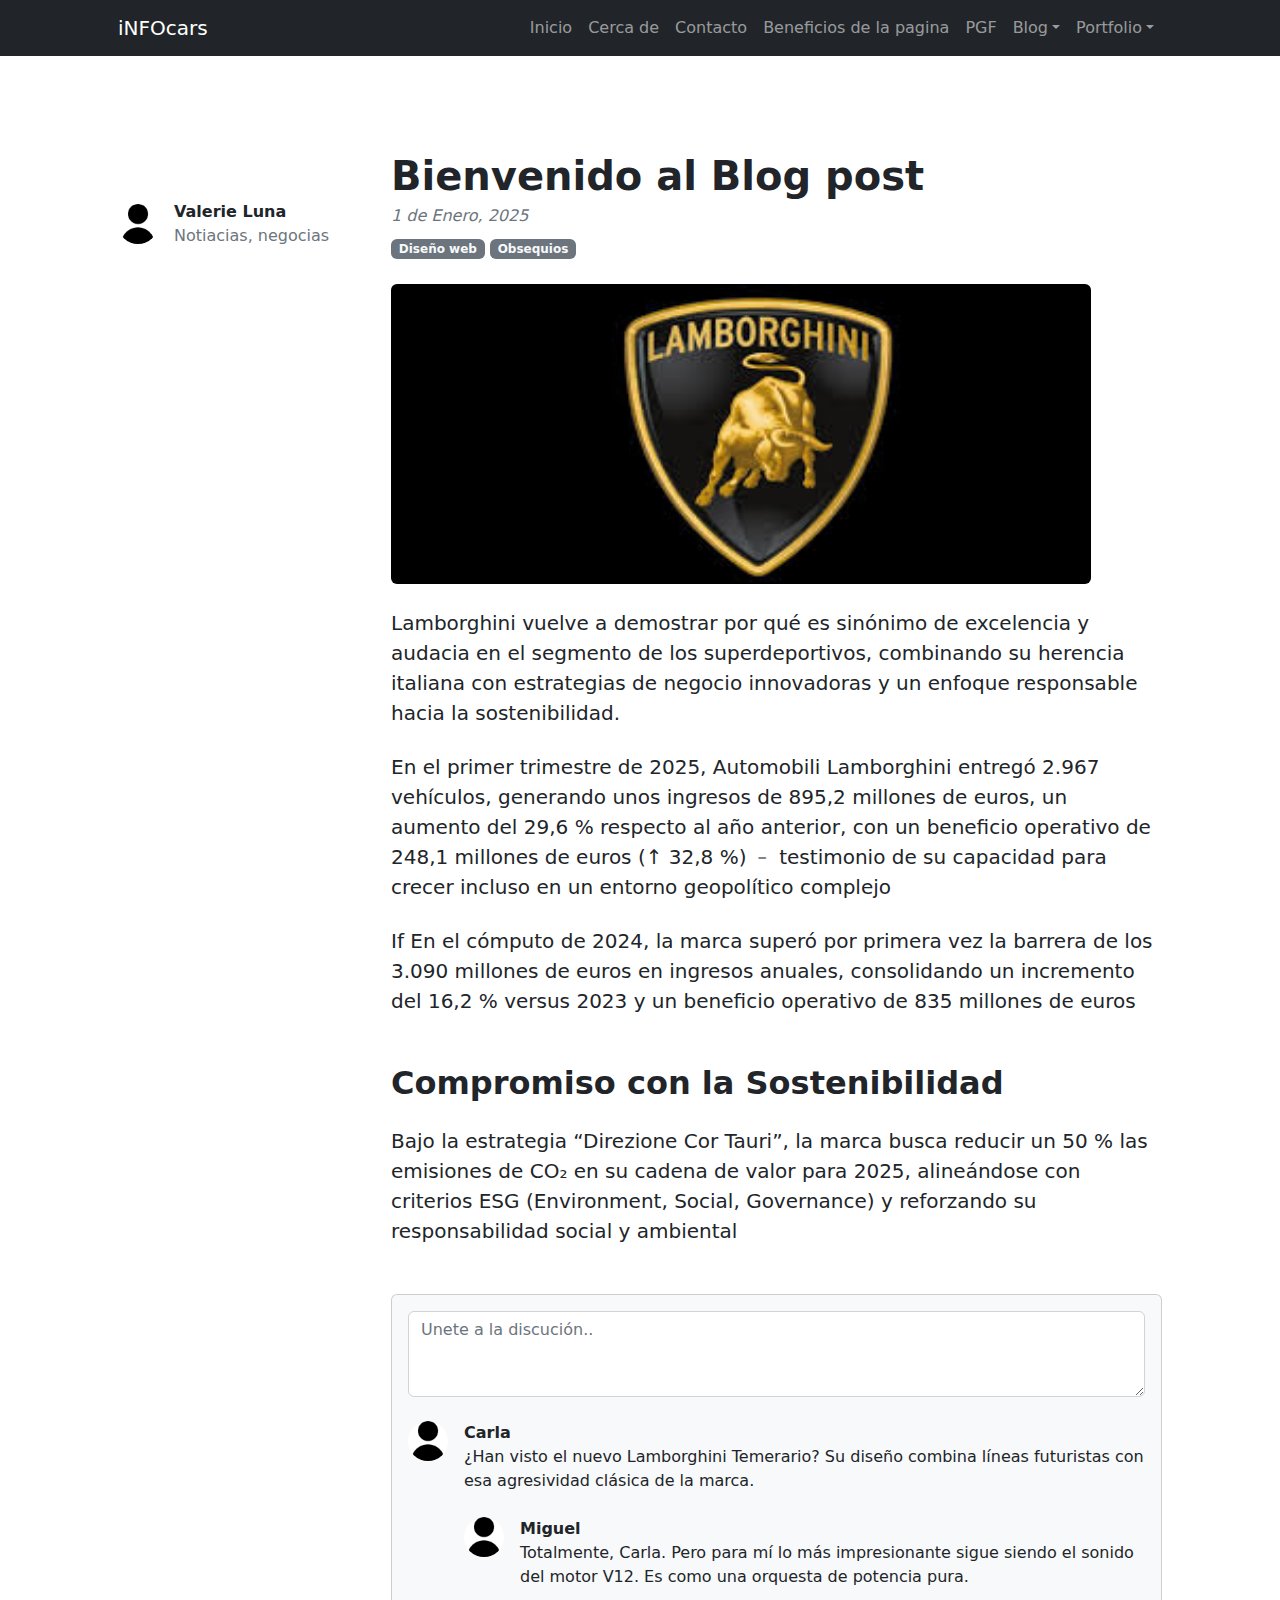
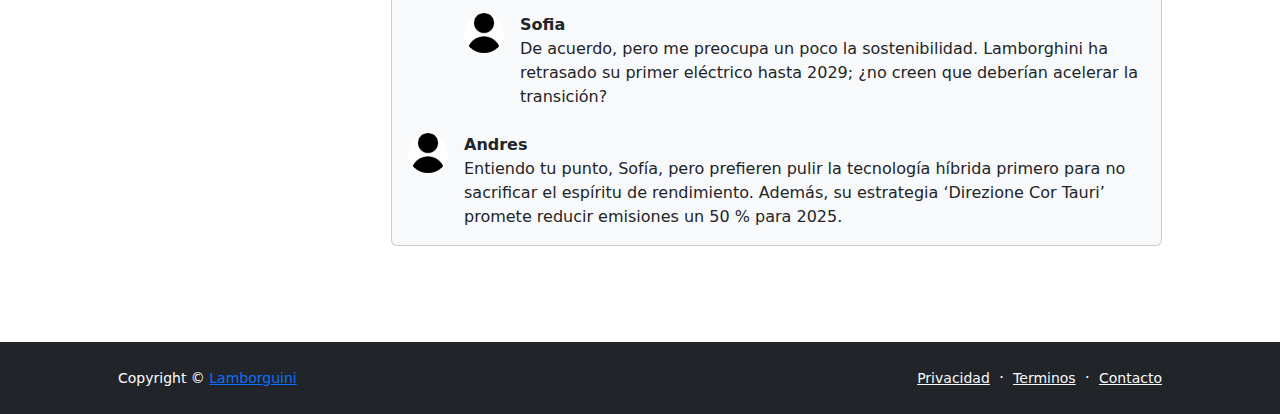
<file: INFOcars/blog-post.html>
<!DOCTYPE html>
<html lang="en">

<head>
    <meta charset="utf-8" />
    <meta name="viewport" content="width=device-width, initial-scale=1, shrink-to-fit=no" />
    <meta name="description" content="" />
    <meta name="author" content="" />
    <title>INFOcars</title>
    <!-- Favicon-->
    <link rel="icon" type="image/x-icon" href="assets/favicon.ico" />
    <!-- Bootstrap icons-->
    <link href="https://cdn.jsdelivr.net/npm/bootstrap-icons@1.5.0/font/bootstrap-icons.css" rel="stylesheet" />
    <!-- Core theme CSS (includes Bootstrap)-->
    <link href="css/styles.css" rel="stylesheet" />
</head>

<body class="d-flex flex-column">
    <main class="flex-shrink-0">
        <!-- Navigation-->
        <nav class="navbar navbar-expand-lg navbar-dark bg-dark">
            <div class="container px-5">
                <a class="navbar-brand" href="index.html">iNFOcars</a>
                <button class="navbar-toggler" type="button" data-bs-toggle="collapse"
                    data-bs-target="#navbarSupportedContent" aria-controls="navbarSupportedContent"
                    aria-expanded="false" aria-label="Toggle navigation"><span
                        class="navbar-toggler-icon"></span></button>
                <div class="collapse navbar-collapse" id="navbarSupportedContent">
                    <ul class="navbar-nav ms-auto mb-2 mb-lg-0">
                        <li class="nav-item"><a class="nav-link" href="index.html">Inicio</a></li>
                        <li class="nav-item"><a class="nav-link" href="about.html">Cerca de</a></li>
                        <li class="nav-item"><a class="nav-link" href="contact.html">Contacto</a></li>
                        <li class="nav-item"><a class="nav-link" href="pricing.html">Beneficios de la pagina</a></li>
                        <li class="nav-item"><a class="nav-link" href="faq.html">PGF</a></li>
                        <li class="nav-item dropdown">
                            <a class="nav-link dropdown-toggle" id="navbarDropdownBlog" href="#" role="button"
                                data-bs-toggle="dropdown" aria-expanded="false">Blog</a>
                            <ul class="dropdown-menu dropdown-menu-end" aria-labelledby="navbarDropdownBlog">
                                <li><a class="dropdown-item" href="blog-home.html">Blog de Inicio</a></li>
                                <li><a class="dropdown-item" href="blog-post.html">Blog post</a></li>
                            </ul>
                        </li>
                        <li class="nav-item dropdown">
                            <a class="nav-link dropdown-toggle" id="navbarDropdownPortfolio" href="#" role="button"
                                data-bs-toggle="dropdown" aria-expanded="false">Portfolio</a>
                            <ul class="dropdown-menu dropdown-menu-end" aria-labelledby="navbarDropdownPortfolio">
                                <li><a class="dropdown-item" href="portfolio-item.html">Portafolio Item</a></li>
                            </ul>
                        </li>
                    </ul>
                </div>
            </div>
        </nav>
        <!-- Page Content-->
        <section class="py-5">
            <div class="container px-5 my-5">
                <div class="row gx-5">
                    <div class="col-lg-3">
                        <div class="d-flex align-items-center mt-lg-5 mb-4">
                            <img class="img-fluid rounded-circle" id="userr" src="../Img/descarga (1).png" alt="..." />
                            <div class="ms-3">
                                <div class="fw-bold">Valerie Luna</div>
                                <div class="text-muted">Notiacias, negocias</div>
                            </div>
                        </div>
                    </div>
                    <div class="col-lg-9">
                        <!-- Post content-->
                        <article>
                            <!-- Post header-->
                            <header class="mb-4">
                                <!-- Post title-->
                                <h1 class="fw-bolder mb-1">Bienvenido al Blog post</h1>
                                <!-- Post meta content-->
                                <div class="text-muted fst-italic mb-2">1 de Enero, 2025</div>
                                <!-- Post categories-->
                                <a class="badge bg-secondary text-decoration-none link-light" href="#!">Diseño web</a>
                                <a class="badge bg-secondary text-decoration-none link-light" href="#!">Obsequios</a>
                            </header>
                            <!-- Preview image figure-->
                            <figure class="mb-4"><img class="img-fluid rounded" id="lammb"
                                    src="../Img/descarga (1).jpeg" alt="Lamborguini" /></figure>
                            <!-- Post content-->
                            <section class="mb-5">
                                <p class="fs-5 mb-4">Lamborghini vuelve a demostrar por qué es sinónimo de excelencia y
                                    audacia en el segmento de los superdeportivos, combinando su herencia italiana con
                                    estrategias de negocio innovadoras y un enfoque responsable hacia la sostenibilidad.
                                </p>
                                <p class="fs-5 mb-4">En el primer trimestre de 2025, Automobili Lamborghini entregó
                                    2.967 vehículos, generando unos ingresos de 895,2 millones de euros, un aumento del
                                    29,6 % respecto al año anterior, con un beneficio operativo de 248,1 millones de
                                    euros (↑ 32,8 %) ﹣ testimonio de su capacidad para crecer incluso en un entorno
                                    geopolítico complejo</p>
                                <p class="fs-5 mb-4">If En el cómputo de 2024, la marca superó por primera vez la
                                    barrera de los 3.090 millones de euros en ingresos anuales, consolidando un
                                    incremento del 16,2 % versus 2023 y un beneficio operativo de 835 millones de euros
                                </p>
                                <h2 class="fw-bolder mb-4 mt-5">Compromiso con la Sostenibilidad</h2>
                                <p class="fs-5 mb-4">Bajo la estrategia “Direzione Cor Tauri”, la marca busca reducir un
                                    50 % las emisiones de CO₂ en su cadena de valor para 2025, alineándose con criterios
                                    ESG (Environment, Social, Governance) y reforzando su responsabilidad social y
                                    ambiental</p>
                            </section>
                        </article>
                        <!-- Comments section-->
                        <section>
                            <div class="card bg-light">
                                <div class="card-body">
                                    <!-- Comment form-->
                                    <form class="mb-4"><textarea class="form-control" rows="3"
                                            placeholder="Unete a la discución.."></textarea></form>
                                    <!-- Comment with nested comments-->
                                    <div class="d-flex mb-4">
                                        <!-- Parent comment-->
                                        <div class="flex-shrink-0"><img class="rounded-circle" id="U"
                                                src="../Img/descarga (1).png" alt="user" /></div>
                                        <div class="ms-3">
                                            <div class="fw-bold">Carla</div>
                                            ¿Han visto el nuevo Lamborghini Temerar­io? Su diseño combina líneas
                                            futuristas con esa agresividad clásica de la marca.
                                            <!-- Child comment 1-->
                                            <div class="d-flex mt-4">
                                                <div class="flex-shrink-0"><img class="rounded-circle" id="S"
                                                        src="../Img/descarga (1).png" alt="user" /></div>
                                                <div class="ms-3">
                                                    <div class="fw-bold">Miguel</div>
                                                    Totalmente, Carla. Pero para mí lo más impresionante sigue siendo el
                                                    sonido del motor V12. Es como una orquesta de potencia pura.
                                                </div>
                                            </div>
                                            <!-- Child comment 2-->
                                            <div class="d-flex mt-4">
                                                <div class="flex-shrink-0"><img class="rounded-circle" id="E"
                                                        src="../Img/descarga (1).png" alt="user" /></div>
                                                <div class="ms-3">
                                                    <div class="fw-bold">Sofia</div>
                                                    De acuerdo, pero me preocupa un poco la sostenibilidad. Lamborghini
                                                    ha retrasado su primer eléctrico hasta 2029; ¿no creen que deberían
                                                    acelerar la transición?
                                                </div>
                                            </div>
                                        </div>
                                    </div>
                                    <!-- Single comment-->
                                    <div class="d-flex">
                                        <div class="flex-shrink-0"><img class="rounded-circle" id="R"
                                                src="../Img/descarga (1).png" alt="user" /></div>
                                        <div class="ms-3">
                                            <div class="fw-bold">Andres</div>
                                                Entiendo tu punto, Sofía, pero prefieren pulir la tecnología híbrida
                                                primero para no sacrificar el espíritu de rendimiento. Además, su
                                                estrategia ‘Direzione Cor Tauri’ promete reducir emisiones un 50 % para
                                                2025.
                                            </div>
                                        </div>
                                    </div>
                                </div>
                        </section>
                    </div>
                </div>
            </div>
        </section>
    </main>
    <!-- Footer-->
    <footer class="bg-dark py-4 mt-auto">
        <div class="container px-5">
            <div class="row align-items-center justify-content-between flex-column flex-sm-row">
                <div class="col-auto">
                    <div class="small m-0 text-white">Copyright &copy; <a
                            href="https://www.lamborghini.com/">Lamborguini</a></div>
                </div>
                <div class="col-auto">
                    <a class="link-light small" href="#!">Privacidad</a>
                    <span class="text-white mx-1">&middot;</span>
                    <a class="link-light small" href="#!">Terminos</a>
                    <span class="text-white mx-1">&middot;</span>
                    <a class="link-light small" href="#!">Contacto</a>
                </div>
            </div>
        </div>
    </footer>
    <!-- Bootstrap core JS-->
    <script src="https://cdn.jsdelivr.net/npm/bootstrap@5.2.3/dist/js/bootstrap.bundle.min.js"></script>
    <!-- Core theme JS-->
    <script src="js/scripts.js"></script>
</body>

</html>
</file>
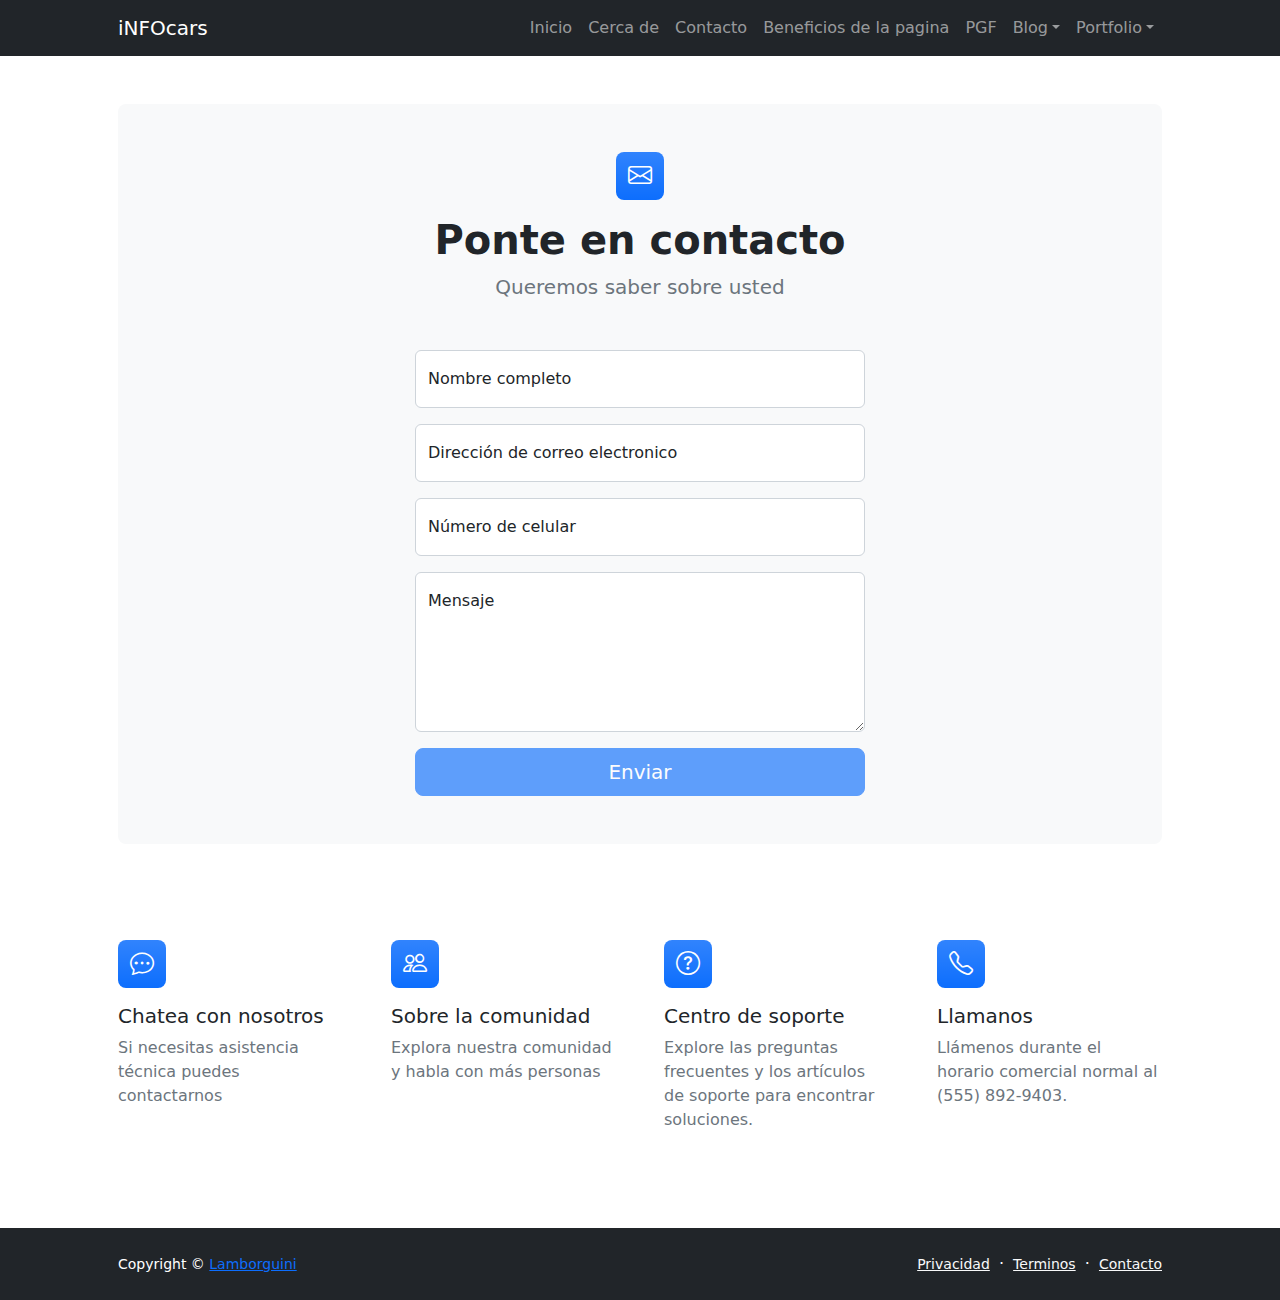
<file: INFOcars/contact.html>
<!DOCTYPE html>
<html lang="en">

<head>
    <meta charset="utf-8" />
    <meta name="viewport" content="width=device-width, initial-scale=1, shrink-to-fit=no" />
    <meta name="description" content />
    <meta name="author" content />
    <title>INFOcars</title>
    <!-- Favicon-->
    <link rel="icon" type="image/x-icon" href="assets/favicon.ico" />
    <!-- Bootstrap icons-->
    <link href="https://cdn.jsdelivr.net/npm/bootstrap-icons@1.5.0/font/bootstrap-icons.css" rel="stylesheet" />
    <!-- Core theme CSS (includes Bootstrap)-->
    <link href="css/styles.css" rel="stylesheet" />
</head>

<body class="d-flex flex-column">
    <main class="flex-shrink-0">
        <!-- Navigation-->
        <nav class="navbar navbar-expand-lg navbar-dark bg-dark">
            <div class="container px-5">
                <a class="navbar-brand" href="index.html">iNFOcars</a>
                <button class="navbar-toggler" type="button" data-bs-toggle="collapse"
                    data-bs-target="#navbarSupportedContent" aria-controls="navbarSupportedContent"
                    aria-expanded="false" aria-label="Toggle navigation"><span
                        class="navbar-toggler-icon"></span></button>
                <div class="collapse navbar-collapse" id="navbarSupportedContent">
                    <ul class="navbar-nav ms-auto mb-2 mb-lg-0">
                        <li class="nav-item"><a class="nav-link" href="index.html">Inicio</a></li>
                        <li class="nav-item"><a class="nav-link" href="about.html">Cerca de</a></li>
                        <li class="nav-item"><a class="nav-link" href="contact.html">Contacto</a></li>
                        <li class="nav-item"><a class="nav-link" href="pricing.html">Beneficios de la pagina</a></li>
                        <li class="nav-item"><a class="nav-link" href="faq.html">PGF</a></li>
                        <li class="nav-item dropdown">
                            <a class="nav-link dropdown-toggle" id="navbarDropdownBlog" href="#" role="button"
                                data-bs-toggle="dropdown" aria-expanded="false">Blog</a>
                            <ul class="dropdown-menu dropdown-menu-end" aria-labelledby="navbarDropdownBlog">
                                <li><a class="dropdown-item" href="blog-home.html">Blog de Inicio</a></li>
                                <li><a class="dropdown-item" href="blog-post.html">Blog post</a></li>
                            </ul>
                        </li>
                        <li class="nav-item dropdown">
                            <a class="nav-link dropdown-toggle" id="navbarDropdownPortfolio" href="#" role="button"
                                data-bs-toggle="dropdown" aria-expanded="false">Portfolio</a>
                            <ul class="dropdown-menu dropdown-menu-end" aria-labelledby="navbarDropdownPortfolio">
                                <li><a class="dropdown-item" href="portfolio-item.html">Portafolio Item</a></li>
                            </ul>
                        </li>
                    </ul>
                </div>
            </div>
        </nav>
        <!-- Page content-->
        <section class="py-5">
            <div class="container px-5">
                <!-- Contact form-->
                <div class="bg-light rounded-3 py-5 px-4 px-md-5 mb-5">
                    <div class="text-center mb-5">
                        <div class="feature bg-primary bg-gradient text-white rounded-3 mb-3"><i
                                class="bi bi-envelope"></i></div>
                        <h1 class="fw-bolder">Ponte en contacto</h1>
                        <p class="lead fw-normal text-muted mb-0">Queremos saber sobre usted</p>
                    </div>
                    <div class="row gx-5 justify-content-center">
                        <div class="col-lg-8 col-xl-6">
                            <!-- * * * * * * * * * * * * * * *-->
                            <!-- * * SB Forms Contact Form * *-->
                            <!-- * * * * * * * * * * * * * * *-->
                            <!-- This form is pre-integrated with SB Forms.-->
                            <!-- To make this form functional, sign up at-->
                            <!-- https://startbootstrap.com/solution/contact-forms-->
                            <!-- to get an API token!-->
                            <form id="contactForm" data-sb-form-api-token="API_TOKEN">
                                <!-- Name input-->
                                <div class="form-floating mb-3">
                                    <input class="form-control" id="name" type="text" placeholder="Ingrese su nombre..."
                                        data-sb-validations="required" />
                                    <label for="name">Nombre completo</label>
                                    <div class="invalid-feedback" data-sb-feedback="name:required">El nombre es
                                        requerido.
                                    </div>
                                </div>
                                <!-- Email address input-->
                                <div class="form-floating mb-3">
                                    <input class="form-control" id="email" type="email" placeholder="name@example.com"
                                        data-sb-validations="required,email" />
                                    <label for="email">Dirección de correo electronico</label>
                                    <div class="invalid-feedback" data-sb-feedback="email:required">El email es
                                        requerido</div>
                                    <div class="invalid-feedback" data-sb-feedback="email:email">El email no es válido
                                    </div>
                                </div>
                                <!-- Phone number input-->
                                <div class="form-floating mb-3">
                                    <input class="form-control" id="phone" type="tel" placeholder="(555) 892-9403"
                                        data-sb-validations="required" />
                                    <label for="phone">Número de celular</label>
                                    <div class="invalid-feedback" data-sb-feedback="phone:required">El número celular es
                                        requerido</div>
                                </div>
                                <!-- Message input-->
                                <div class="form-floating mb-3">
                                    <textarea class="form-control" id="message" type="text"
                                        placeholder="Ingrese su mensaje aquí..." style="height: 10rem"
                                        data-sb-validations="required"></textarea>
                                    <label for="message">Mensaje</label>
                                    <div class="invalid-feedback" data-sb-feedback="message:required">El mensaje es
                                        requerido</div>
                                </div>
                                <!-- Submit success message-->
                                <!---->
                                <!-- This is what your users will see when the form-->
                                <!-- has successfully submitted-->
                                <div class="d-none" id="submitSuccessMessage">
                                    <div class="text-center mb-3">
                                        <div class="fw-bolder">Se entrego correctamente</div>
                                        Gracias por la información!!
                                        <br />
                                        Nos pondremos en contacto contigo lo antes posible.
                                    </div>
                                </div>
                                <!-- Submit error message-->
                                <!---->
                                <!-- This is what your users will see when there is-->
                                <!-- an error submitting the form-->
                                <div class="d-none" id="submitErrorMessage">
                                    <div class="text-center text-danger mb-3">Error</div>
                                </div>
                                <!-- Submit Button-->
                                <div class="d-grid"><button class="btn btn-primary btn-lg disabled" id="submitButton"
                                        type="submit">Enviar</button></div>
                            </form>
                        </div>
                    </div>
                </div>
                <!-- Contact cards-->
                <div class="row gx-5 row-cols-2 row-cols-lg-4 py-5">
                    <div class="col">
                        <div class="feature bg-primary bg-gradient text-white rounded-3 mb-3"><i
                                class="bi bi-chat-dots"></i></div>
                        <div class="h5 mb-2">Chatea con nosotros</div>
                        <p class="text-muted mb-0">Si necesitas asistencia técnica puedes contactarnos</p>
                    </div>
                    <div class="col">
                        <div class="feature bg-primary bg-gradient text-white rounded-3 mb-3"><i
                                class="bi bi-people"></i></div>
                        <div class="h5">Sobre la comunidad</div>
                        <p class="text-muted mb-0">Explora nuestra comunidad y habla con más personas</p>
                    </div>
                    <div class="col">
                        <div class="feature bg-primary bg-gradient text-white rounded-3 mb-3"><i
                                class="bi bi-question-circle"></i></div>
                        <div class="h5">Centro de soporte</div>
                        <p class="text-muted mb-0">Explore las preguntas frecuentes y los artículos de soporte para
                            encontrar soluciones.</p>
                    </div>
                    <div class="col">
                        <div class="feature bg-primary bg-gradient text-white rounded-3 mb-3"><i
                                class="bi bi-telephone"></i></div>
                        <div class="h5">Llamanos</div>
                        <p class="text-muted mb-0">Llámenos durante el horario comercial normal al (555) 892-9403.</p>
                    </div>
                </div>
            </div>
        </section>
    </main>
    <!-- Footer-->
    <footer class="bg-dark py-4 mt-auto">
        <div class="container px-5">
            <div class="row align-items-center justify-content-between flex-column flex-sm-row">
                <div class="col-auto">
                    <div class="small m-0 text-white">Copyright &copy; <a
                            href="https://www.lamborghini.com/">Lamborguini</a></div>
                </div>
                <div class="col-auto">
                    <a class="link-light small" href="#!">Privacidad</a>
                    <span class="text-white mx-1">&middot;</span>
                    <a class="link-light small" href="#!">Terminos</a>
                    <span class="text-white mx-1">&middot;</span>
                    <a class="link-light small" href="#!">Contacto</a>
                </div>
            </div>
        </div>
    </footer>
    <!-- Bootstrap core JS-->
    <script src="https://cdn.jsdelivr.net/npm/bootstrap@5.2.3/dist/js/bootstrap.bundle.min.js"></script>
    <!-- Core theme JS-->
    <script src="js/scripts.js"></script>
    <!-- * * * * * * * * * * * * * * * * * * * * * * * * * * * * * * * * * * * * * * * *-->
    <!-- * *                               SB Forms JS                               * *-->
    <!-- * * Activate your form at https://startbootstrap.com/solution/contact-forms * *-->
    <!-- * * * * * * * * * * * * * * * * * * * * * * * * * * * * * * * * * * * * * * * *-->
    <script src="https://cdn.startbootstrap.com/sb-forms-latest.js"></script>
</body>

</html>
</file>
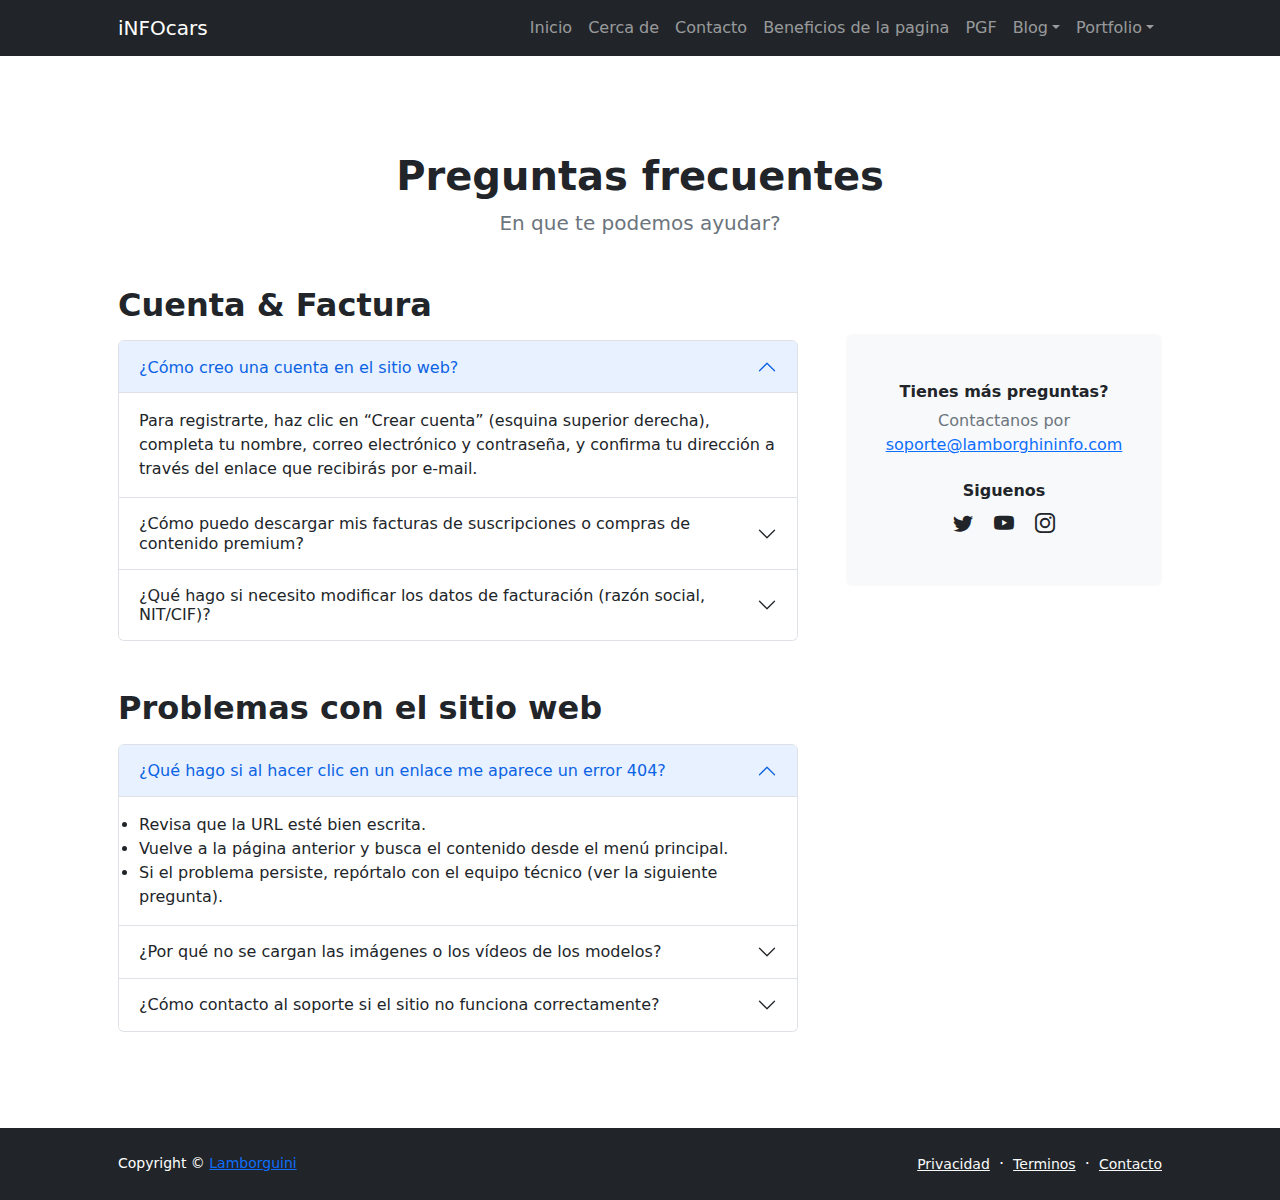
<file: INFOcars/faq.html>
<!DOCTYPE html>
<html lang="en">

<head>
    <meta charset="utf-8" />
    <meta name="viewport" content="width=device-width, initial-scale=1, shrink-to-fit=no" />
    <meta name="description" content="" />
    <meta name="author" content="" />
    <title>INFOcars</title>
    <!-- Favicon-->
    <link rel="icon" type="image/x-icon" href="assets/favicon.ico" />
    <!-- Bootstrap icons-->
    <link href="https://cdn.jsdelivr.net/npm/bootstrap-icons@1.5.0/font/bootstrap-icons.css" rel="stylesheet" />
    <!-- Core theme CSS (includes Bootstrap)-->
    <link href="css/styles.css" rel="stylesheet" />
</head>

<body class="d-flex flex-column h-100">
    <main class="flex-shrink-0">
        <!-- Navigation-->
        <nav class="navbar navbar-expand-lg navbar-dark bg-dark">
            <div class="container px-5">
                <a class="navbar-brand" href="index.html">iNFOcars</a>
                <button class="navbar-toggler" type="button" data-bs-toggle="collapse"
                    data-bs-target="#navbarSupportedContent" aria-controls="navbarSupportedContent"
                    aria-expanded="false" aria-label="Toggle navigation"><span
                        class="navbar-toggler-icon"></span></button>
                <div class="collapse navbar-collapse" id="navbarSupportedContent">
                    <ul class="navbar-nav ms-auto mb-2 mb-lg-0">
                        <li class="nav-item"><a class="nav-link" href="index.html">Inicio</a></li>
                        <li class="nav-item"><a class="nav-link" href="about.html">Cerca de</a></li>
                        <li class="nav-item"><a class="nav-link" href="contact.html">Contacto</a></li>
                        <li class="nav-item"><a class="nav-link" href="pricing.html">Beneficios de la pagina</a></li>
                        <li class="nav-item"><a class="nav-link" href="faq.html">PGF</a></li>
                        <li class="nav-item dropdown">
                            <a class="nav-link dropdown-toggle" id="navbarDropdownBlog" href="#" role="button"
                                data-bs-toggle="dropdown" aria-expanded="false">Blog</a>
                            <ul class="dropdown-menu dropdown-menu-end" aria-labelledby="navbarDropdownBlog">
                                <li><a class="dropdown-item" href="blog-home.html">Blog de Inicio</a></li>
                                <li><a class="dropdown-item" href="blog-post.html">Blog post</a></li>
                            </ul>
                        </li>
                        <li class="nav-item dropdown">
                            <a class="nav-link dropdown-toggle" id="navbarDropdownPortfolio" href="#" role="button"
                                data-bs-toggle="dropdown" aria-expanded="false">Portfolio</a>
                            <ul class="dropdown-menu dropdown-menu-end" aria-labelledby="navbarDropdownPortfolio">
                                <li><a class="dropdown-item" href="portfolio-item.html">Portafolio Item</a></li>
                            </ul>
                        </li>
                    </ul>
                </div>
            </div>
        </nav>
        <!-- Page Content-->
        <section class="py-5">
            <div class="container px-5 my-5">
                <div class="text-center mb-5">
                    <h1 class="fw-bolder">Preguntas frecuentes</h1>
                    <p class="lead fw-normal text-muted mb-0">En que te podemos ayudar?</p>
                </div>
                <div class="row gx-5">
                    <div class="col-xl-8">
                        <!-- FAQ Accordion 1-->
                        <h2 class="fw-bolder mb-3">Cuenta &amp; Factura</h2>
                        <div class="accordion mb-5" id="accordionExample">
                            <div class="accordion-item">
                                <h3 class="accordion-header" id="headingOne"><button class="accordion-button"
                                        type="button" data-bs-toggle="collapse" data-bs-target="#collapseOne"
                                        aria-expanded="true" aria-controls="collapseOne">¿Cómo creo una cuenta en el
                                        sitio web?</button></h3>
                                <div class="accordion-collapse collapse show" id="collapseOne"
                                    aria-labelledby="headingOne" data-bs-parent="#accordionExample">
                                    <div class="accordion-body">
                                        Para registrarte, haz clic en “Crear cuenta” (esquina superior derecha),
                                        completa tu nombre, correo electrónico y contraseña, y confirma tu dirección a
                                        través del enlace que recibirás por e-mail.
                                    </div>
                                </div>
                            </div>
                            <div class="accordion-item">
                                <h3 class="accordion-header" id="headingTwo"><button class="accordion-button collapsed"
                                        type="button" data-bs-toggle="collapse" data-bs-target="#collapseTwo"
                                        aria-expanded="false" aria-controls="collapseTwo">¿Cómo puedo descargar mis
                                        facturas de suscripciones o compras de contenido premium?</button>
                                </h3>
                                <div class="accordion-collapse collapse" id="collapseTwo" aria-labelledby="headingTwo"
                                    data-bs-parent="#accordionExample">
                                    <div class="accordion-body">
                                        Entra a tu perfil, ve a “Mis pedidos” → “Historial de facturación” y pulsa
                                        “Descargar factura” junto al periodo correspondiente. El archivo se generará en
                                        PDF.
                                    </div>
                                </div>
                            </div>
                            <div class="accordion-item">
                                <h3 class="accordion-header" id="headingThree"><button
                                        class="accordion-button collapsed" type="button" data-bs-toggle="collapse"
                                        data-bs-target="#collapseThree" aria-expanded="false"
                                        aria-controls="collapseThree">¿Qué hago si necesito modificar los datos de
                                        facturación (razón social, NIT/CIF)?</button></h3>
                                <div class="accordion-collapse collapse" id="collapseThree"
                                    aria-labelledby="headingThree" data-bs-parent="#accordionExample">
                                    <div class="accordion-body">
                                        Ve a “Configuración de cuenta” → “Datos de facturación”, edita los campos
                                        necesarios y guarda los cambios. Las futuras facturas reflejarán la nueva
                                        información.
                                    </div>
                                </div>
                            </div>
                        </div>
                        <!-- FAQ Accordion 2-->
                        <h2 class="fw-bolder mb-3">Problemas con el sitio web</h2>
                        <div class="accordion mb-5 mb-xl-0" id="accordionExample2">
                            <div class="accordion-item">
                                <h3 class="accordion-header" id="headingOne"><button class="accordion-button"
                                        type="button" data-bs-toggle="collapse" data-bs-target="#collapseOne2"
                                        aria-expanded="true" aria-controls="collapseOne2">¿Qué hago si al hacer clic en
                                        un enlace me aparece un error 404?</button>
                                </h3>
                                <div class="accordion-collapse collapse show" id="collapseOne2"
                                    aria-labelledby="headingOne" data-bs-parent="#accordionExample2">
                                    <div class="accordion-body">
                                        <li>Revisa que la URL esté bien escrita.</li>
                                        <li>Vuelve a la página anterior y busca el contenido desde el menú
                                            principal.</li>
                                        <li>Si el problema persiste, repórtalo con el equipo técnico (ver la
                                            siguiente
                                            pregunta).</li>
                                        </ul>
                                    </div>
                                </div>
                            </div>
                            <div class="accordion-item">
                                <h3 class="accordion-header" id="headingTwo"><button class="accordion-button collapsed"
                                        type="button" data-bs-toggle="collapse" data-bs-target="#collapseTwo2"
                                        aria-expanded="false" aria-controls="collapseTwo2">¿Por qué no se cargan las
                                        imágenes o los vídeos de los modelos?</button>
                                </h3>
                                <div class="accordion-collapse collapse" id="collapseTwo2" aria-labelledby="headingTwo"
                                    data-bs-parent="#accordionExample2">
                                    <div class="accordion-body">
                                        <ul>
                                            <li>Asegúrate de tener una conexión estable.</li>
                                            <li>Desactiva bloqueadores de contenido (ad-blockers) que puedan estar
                                                impidiendo
                                                la carga.</li>
                                            <li>Prueba limpiando la caché del navegador o utiliza otro navegador.</li>
                                        </ul>
                                    </div>
                                </div>
                            </div>
                            <div class="accordion-item">
                                <h3 class="accordion-header" id="headingThree"><button
                                        class="accordion-button collapsed" type="button" data-bs-toggle="collapse"
                                        data-bs-target="#collapseThree2" aria-expanded="false"
                                        aria-controls="collapseThree2">¿Cómo contacto al soporte si el sitio no funciona
                                        correctamente?</button></h3>
                                <div class="accordion-collapse collapse" id="collapseThree2"
                                    aria-labelledby="headingThree" data-bs-parent="#accordionExample2">
                                    <div class="accordion-body">
                                        Envía un mensaje detallando el problema (página afectada, navegador, captura de
                                        pantalla) a <a href="soporte@lamborghininfo.com"></a>o utiliza el formulario de “Ayuda” en la
                                        parte inferior de cualquier página.
                                    </div>
                                </div>
                            </div>
                        </div>
                    </div>
                    <div class="col-xl-4">
                        <div class="card border-0 bg-light mt-xl-5">
                            <div class="card-body p-4 py-lg-5">
                                <div class="d-flex align-items-center justify-content-center">
                                    <div class="text-center">
                                        <div class="h6 fw-bolder">Tienes más preguntas?</div>
                                        <p class="text-muted mb-4">
                                            Contactanos por
                                            <br />
                                            <a href="#!">soporte@lamborghininfo.com</a>
                                        </p>
                                        <div class="h6 fw-bolder">Siguenos</div>
                                        <a class="fs-5 px-2 link-dark" href="https://x.com/Lamborghini"><i class="bi-twitter"></i></a>
                                        <a class="fs-5 px-2 link-dark" href="https://youtube.com/@lamborghini?si=1CxTgfnoSVKsSbTh"><i class="bi-youtube"></i></a>
                                        <a class="fs-5 px-2 link-dark" href="https://www.instagram.com/lamborghini/#"><i class="bi-instagram"></i></a>
                                    </div>
                                </div>
                            </div>
                        </div>
                    </div>
                </div>
            </div>
        </section>
    </main>
    <!-- Footer-->
    <footer class="bg-dark py-4 mt-auto">
        <div class="container px-5">
            <div class="row align-items-center justify-content-between flex-column flex-sm-row">
                <div class="col-auto">
                    <div class="small m-0 text-white">Copyright &copy; <a
                            href="https://www.lamborghini.com/">Lamborguini</a></div>
                </div>
                <div class="col-auto">
                    <a class="link-light small" href="#!">Privacidad</a>
                    <span class="text-white mx-1">&middot;</span>
                    <a class="link-light small" href="#!">Terminos</a>
                    <span class="text-white mx-1">&middot;</span>
                    <a class="link-light small" href="#!">Contacto</a>
                </div>
            </div>
        </div>
    </footer>
    <!-- Bootstrap core JS-->
    <script src="https://cdn.jsdelivr.net/npm/bootstrap@5.2.3/dist/js/bootstrap.bundle.min.js"></script>
    <!-- Core theme JS-->
    <script src="js/scripts.js"></script>
</body>

</html>
</file>
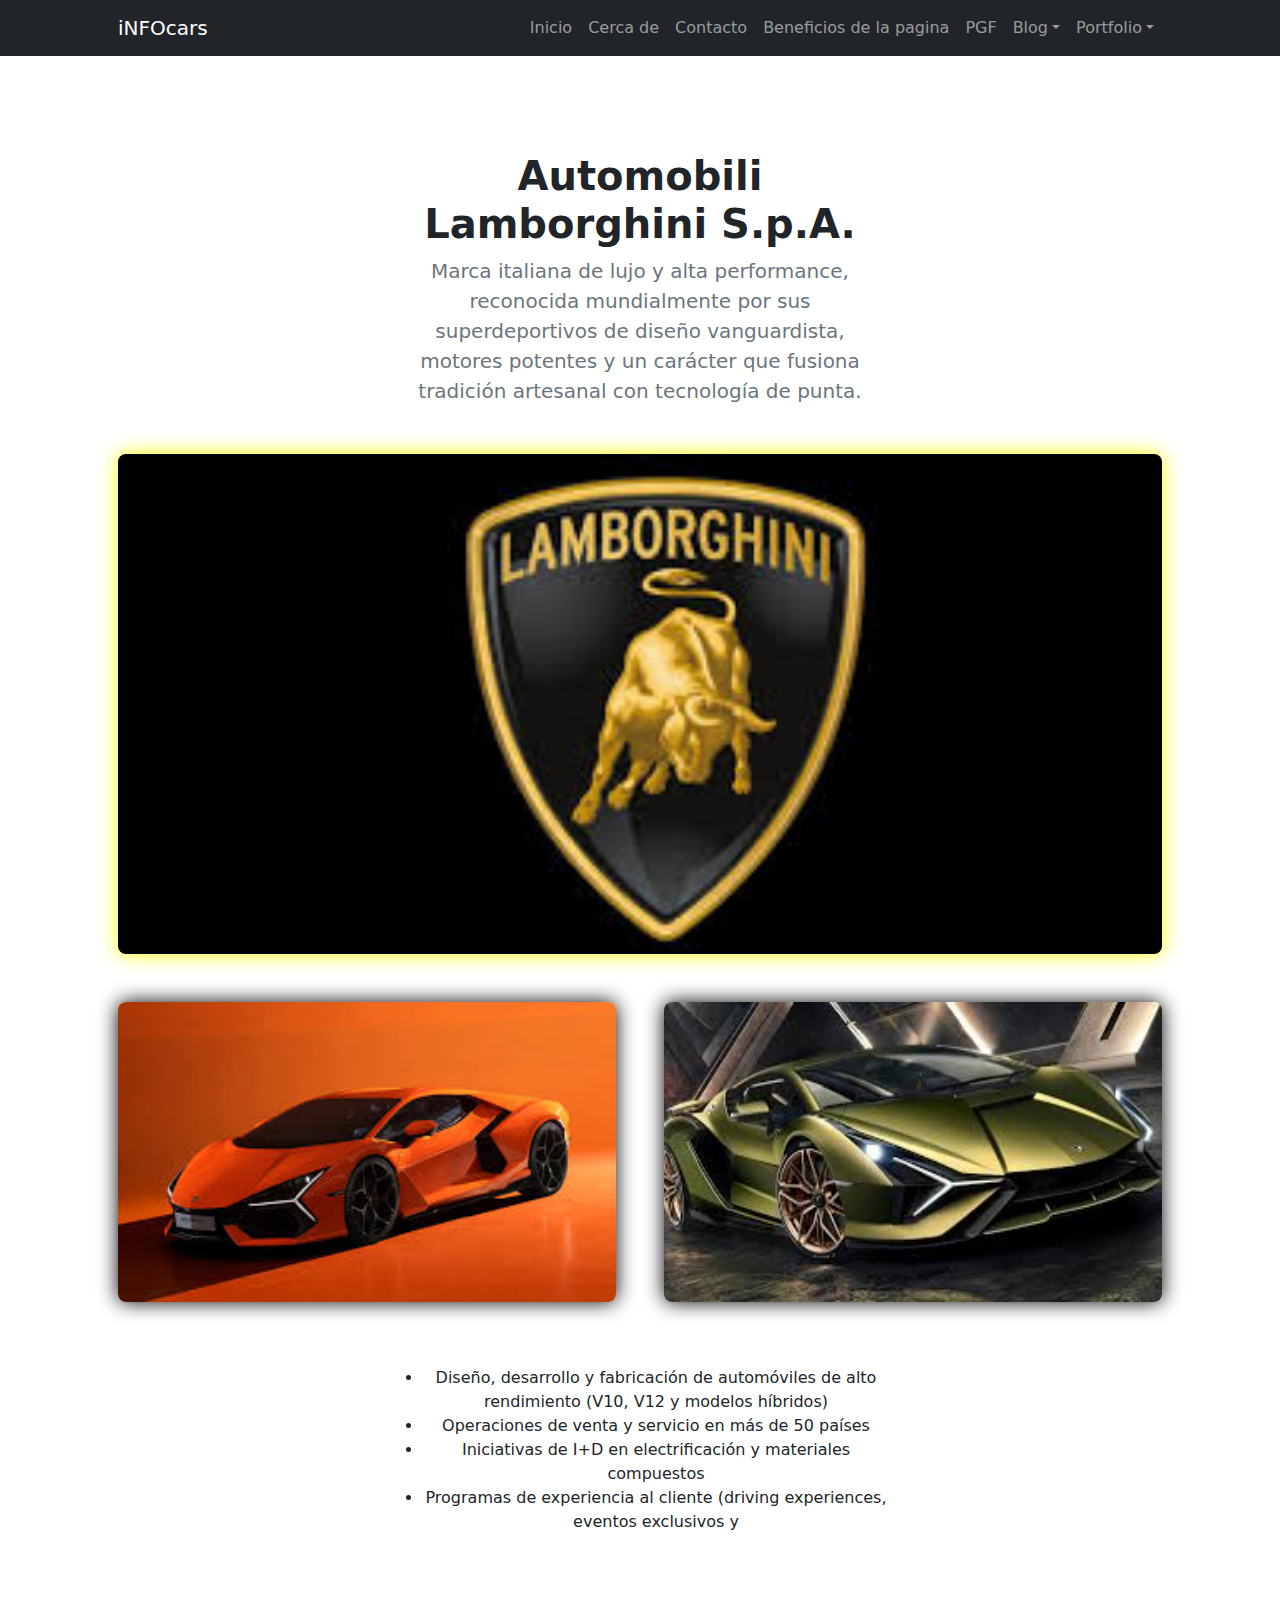
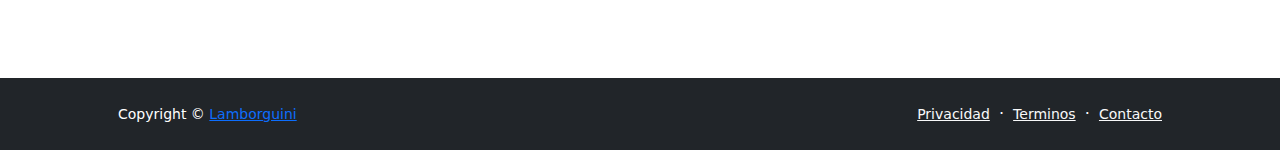
<file: INFOcars/portfolio-item.html>
<!DOCTYPE html>
<html lang="en">

<head>
    <meta charset="utf-8" />
    <meta name="viewport" content="width=device-width, initial-scale=1, shrink-to-fit=no" />
    <meta name="description" content="" />
    <meta name="author" content="" />
    <title>INFOcars</title>
    <!-- Favicon-->
    <link rel="icon" type="image/x-icon" href="assets/favicon.ico" />
    <!-- Bootstrap icons-->
    <link href="https://cdn.jsdelivr.net/npm/bootstrap-icons@1.5.0/font/bootstrap-icons.css" rel="stylesheet" />
    <!-- Core theme CSS (includes Bootstrap)-->
    <link href="css/styles.css" rel="stylesheet" />
</head>

<body class="d-flex flex-column h-100">
    <main class="flex-shrink-0">
        <!-- Navigation-->
        <nav class="navbar navbar-expand-lg navbar-dark bg-dark">
            <div class="container px-5">
                <a class="navbar-brand" href="index.html">iNFOcars</a>
                <button class="navbar-toggler" type="button" data-bs-toggle="collapse"
                    data-bs-target="#navbarSupportedContent" aria-controls="navbarSupportedContent"
                    aria-expanded="false" aria-label="Toggle navigation"><span
                        class="navbar-toggler-icon"></span></button>
                <div class="collapse navbar-collapse" id="navbarSupportedContent">
                    <ul class="navbar-nav ms-auto mb-2 mb-lg-0">
                        <li class="nav-item"><a class="nav-link" href="index.html">Inicio</a></li>
                        <li class="nav-item"><a class="nav-link" href="about.html">Cerca de</a></li>
                        <li class="nav-item"><a class="nav-link" href="contact.html">Contacto</a></li>
                        <li class="nav-item"><a class="nav-link" href="pricing.html">Beneficios de la pagina</a></li>
                        <li class="nav-item"><a class="nav-link" href="faq.html">PGF</a></li>
                        <li class="nav-item dropdown">
                            <a class="nav-link dropdown-toggle" id="navbarDropdownBlog" href="#" role="button"
                                data-bs-toggle="dropdown" aria-expanded="false">Blog</a>
                            <ul class="dropdown-menu dropdown-menu-end" aria-labelledby="navbarDropdownBlog">
                                <li><a class="dropdown-item" href="blog-home.html">Blog de Inicio</a></li>
                                <li><a class="dropdown-item" href="blog-post.html">Blog post</a></li>
                            </ul>
                        </li>
                        <li class="nav-item dropdown">
                            <a class="nav-link dropdown-toggle" id="navbarDropdownPortfolio" href="#" role="button"
                                data-bs-toggle="dropdown" aria-expanded="false">Portfolio</a>
                            <ul class="dropdown-menu dropdown-menu-end" aria-labelledby="navbarDropdownPortfolio">
                                <li><a class="dropdown-item" href="portfolio-item.html">Portafolio Item</a></li>
                            </ul>
                        </li>
                    </ul>
                </div>
            </div>
        </nav>
        <!-- Page Content-->
        <section class="py-5">
            <div class="container px-5 my-5">
                <div class="row gx-5 justify-content-center">
                    <div class="col-lg-6">
                        <div class="text-center mb-5">
                            <h1 class="fw-bolder">Automobili Lamborghini S.p.A.</h1>
                            <p class="lead fw-normal text-muted mb-0">Marca italiana de lujo y alta performance,
                                reconocida mundialmente por sus superdeportivos de diseño vanguardista, motores potentes
                                y un carácter que fusiona tradición artesanal con tecnología de punta.</p>
                        </div>
                    </div>
                </div>
                <div class="row gx-5">
                    <div class="col-12"><img id="img1" class="img-fluid rounded-3 mb-5"
                            src="../Img/descarga (1).jpeg" alt="Lamborguini" /></div>
                    <div class="col-lg-6"><img id="img2" class="img-fluid rounded-3 mb-5"
                            src="../Img/lamone.jpeg" alt="Lam1" /></div>
                    <div class="col-lg-6"><img id="img3"  class="img-fluid rounded-3 mb-5"
                            src="../Img/lamtwo.jpeg" alt="lam2" /></div>
                </div>
                <div class="row gx-5 justify-content-center">
                    <div class="col-lg-6">
                        <div class="text-center mb-5">
                            <p class="lead fw-normal text-muted"> 
                                <ul>
                                    <li>Diseño, desarrollo y fabricación de automóviles de
                                alto rendimiento (V10, V12 y modelos híbridos)</li>
                                <li>Operaciones de venta y servicio en más de 50 países</li>
                                <li>Iniciativas de I+D en electrificación y materiales compuestos</li>
                                <li>Programas de experiencia al cliente (driving experiences, eventos exclusivos y
                                </ul>
                        </div>
                    </div>
                </div>
            </div>
        </section>
    </main>
    <!-- Footer-->
    <footer class="bg-dark py-4 mt-auto">
        <div class="container px-5">
            <div class="row align-items-center justify-content-between flex-column flex-sm-row">
                <div class="col-auto">
                    <div class="small m-0 text-white">Copyright &copy; <a
                            href="https://www.lamborghini.com/">Lamborguini</a></div>
                </div>
                <div class="col-auto">
                    <a class="link-light small" href="#!">Privacidad</a>
                    <span class="text-white mx-1">&middot;</span>
                    <a class="link-light small" href="#!">Terminos</a>
                    <span class="text-white mx-1">&middot;</span>
                    <a class="link-light small" href="#!">Contacto</a>
                </div>
            </div>
        </div>
    </footer>
    <!-- Bootstrap core JS-->
    <script src="https://cdn.jsdelivr.net/npm/bootstrap@5.2.3/dist/js/bootstrap.bundle.min.js"></script>
    <!-- Core theme JS-->
    <script src="js/scripts.js"></script>
</body>

</html>
</file>
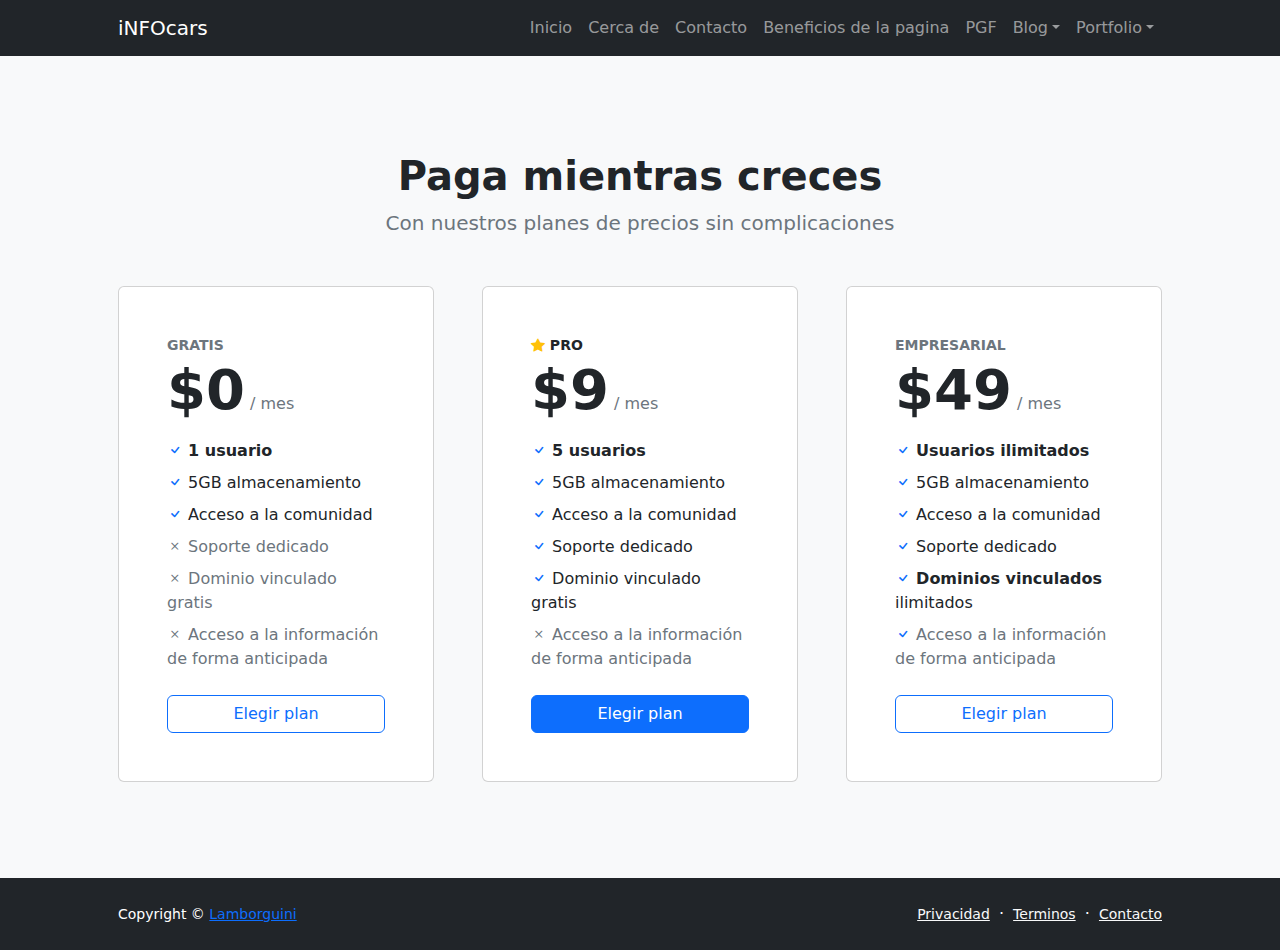
<file: INFOcars/pricing.html>
<!DOCTYPE html>
<html lang="en">

<head>
    <meta charset="utf-8" />
    <meta name="viewport" content="width=device-width, initial-scale=1, shrink-to-fit=no" />
    <meta name="description" content="" />
    <meta name="author" content="" />
    <title>Modern Business - Start Bootstrap Template</title>
    <!-- Favicon-->
    <link rel="icon" type="image/x-icon" href="assets/favicon.ico" />
    <!-- Bootstrap icons-->
    <link href="https://cdn.jsdelivr.net/npm/bootstrap-icons@1.5.0/font/bootstrap-icons.css" rel="stylesheet" />
    <!-- Core theme CSS (includes Bootstrap)-->
    <link href="css/styles.css" rel="stylesheet" />
</head>

<body class="d-flex flex-column">
    <main class="flex-shrink-0">
        <!-- Navigation-->
        <nav class="navbar navbar-expand-lg navbar-dark bg-dark">
            <div class="container px-5">
                <a class="navbar-brand" href="index.html">iNFOcars</a>
                <button class="navbar-toggler" type="button" data-bs-toggle="collapse"
                    data-bs-target="#navbarSupportedContent" aria-controls="navbarSupportedContent"
                    aria-expanded="false" aria-label="Toggle navigation"><span
                        class="navbar-toggler-icon"></span></button>
                <div class="collapse navbar-collapse" id="navbarSupportedContent">
                    <ul class="navbar-nav ms-auto mb-2 mb-lg-0">
                        <li class="nav-item"><a class="nav-link" href="index.html">Inicio</a></li>
                        <li class="nav-item"><a class="nav-link" href="about.html">Cerca de</a></li>
                        <li class="nav-item"><a class="nav-link" href="contact.html">Contacto</a></li>
                        <li class="nav-item"><a class="nav-link" href="pricing.html">Beneficios de la pagina</a></li>
                        <li class="nav-item"><a class="nav-link" href="faq.html">PGF</a></li>
                        <li class="nav-item dropdown">
                            <a class="nav-link dropdown-toggle" id="navbarDropdownBlog" href="#" role="button"
                                data-bs-toggle="dropdown" aria-expanded="false">Blog</a>
                            <ul class="dropdown-menu dropdown-menu-end" aria-labelledby="navbarDropdownBlog">
                                <li><a class="dropdown-item" href="blog-home.html">Blog de Inicio</a></li>
                                <li><a class="dropdown-item" href="blog-post.html">Blog post</a></li>
                            </ul>
                        </li>
                        <li class="nav-item dropdown">
                            <a class="nav-link dropdown-toggle" id="navbarDropdownPortfolio" href="#" role="button"
                                data-bs-toggle="dropdown" aria-expanded="false">Portfolio</a>
                            <ul class="dropdown-menu dropdown-menu-end" aria-labelledby="navbarDropdownPortfolio">
                                <li><a class="dropdown-item" href="portfolio-item.html">Portafolio Item</a></li>
                            </ul>
                        </li>
                    </ul>
                </div>
            </div>
        </nav>
        <!-- Pricing section-->
        <section class="bg-light py-5">
            <div class="container px-5 my-5">
                <div class="text-center mb-5">
                    <h1 class="fw-bolder">Paga mientras creces</h1>
                    <p class="lead fw-normal text-muted mb-0">Con nuestros planes de precios sin complicaciones</p>
                </div>
                <div class="row gx-5 justify-content-center">
                    <!-- Pricing card free-->
                    <div class="col-lg-6 col-xl-4">
                        <div class="card mb-5 mb-xl-0">
                            <div class="card-body p-5">
                                <div class="small text-uppercase fw-bold text-muted">Gratis</div>
                                <div class="mb-3">
                                    <span class="display-4 fw-bold">$0</span>
                                    <span class="text-muted">/ mes</span>
                                </div>
                                <ul class="list-unstyled mb-4">
                                    <li class="mb-2">
                                        <i class="bi bi-check text-primary"></i>
                                        <strong>1 usuario</strong>
                                    </li>
                                    <li class="mb-2">
                                        <i class="bi bi-check text-primary"></i>
                                        5GB almacenamiento
                                    </li>
                                    <li class="mb-2">
                                        <i class="bi bi-check text-primary"></i>
                                        Acceso a la comunidad
                                    </li>
                                    <li class="mb-2 text-muted">
                                        <i class="bi bi-x"></i>
                                        Soporte dedicado
                                    </li>
                                    <li class="mb-2 text-muted">
                                        <i class="bi bi-x"></i>
                                        Dominio vinculado gratis
                                    </li>
                                    <li class="text-muted">
                                        <i class="bi bi-x"></i>
                                        Acceso a la información de forma anticipada
                                    </li>
                                </ul>
                                <div class="d-grid"><a class="btn btn-outline-primary" href="#!">Elegir plan</a></div>
                            </div>
                        </div>
                    </div>
                    <!-- Pricing card pro-->
                    <div class="col-lg-6 col-xl-4">
                        <div class="card mb-5 mb-xl-0">
                            <div class="card-body p-5">
                                <div class="small text-uppercase fw-bold">
                                    <i class="bi bi-star-fill text-warning"></i>
                                    Pro
                                </div>
                                <div class="mb-3">
                                    <span class="display-4 fw-bold">$9</span>
                                    <span class="text-muted">/ mes</span>
                                </div>
                                <ul class="list-unstyled mb-4">
                                    <li class="mb-2">
                                        <i class="bi bi-check text-primary"></i>
                                        <strong>5 usuarios</strong>
                                    </li>
                                    <li class="mb-2">
                                        <i class="bi bi-check text-primary"></i>
                                        5GB almacenamiento
                                    </li>
                                    <li class="mb-2">
                                        <i class="bi bi-check text-primary"></i>
                                        Acceso a la comunidad
                                    </li>
                                    <li class="mb-2">
                                        <i class="bi bi-check text-primary"></i>
                                        Soporte dedicado
                                    </li>
                                    <li class="mb-2">
                                        <i class="bi bi-check text-primary"></i>
                                        Dominio vinculado gratis
                                    </li>
                                    <li class="text-muted">
                                        <i class="bi bi-x"></i>
                                        Acceso a la información de forma anticipada
                                    </li>
                                </ul>
                                <div class="d-grid"><a class="btn btn-primary" href="#!">Elegir plan</a></div>
                            </div>
                        </div>
                    </div>
                    <!-- Pricing card enterprise-->
                    <div class="col-lg-6 col-xl-4">
                        <div class="card">
                            <div class="card-body p-5">
                                <div class="small text-uppercase fw-bold text-muted">Empresarial</div>
                                <div class="mb-3">
                                    <span class="display-4 fw-bold">$49</span>
                                    <span class="text-muted">/ mes</span>
                                </div>
                                <ul class="list-unstyled mb-4">
                                    <li class="mb-2">
                                        <i class="bi bi-check text-primary"></i>
                                        <strong>Usuarios ilimitados</strong>
                                    </li>
                                    <li class="mb-2">
                                        <i class="bi bi-check text-primary"></i>
                                        5GB almacenamiento
                                    </li>
                                    <li class="mb-2">
                                        <i class="bi bi-check text-primary"></i>
                                        Acceso a la comunidad
                                    </li>
                                    <li class="mb-2">
                                        <i class="bi bi-check text-primary"></i>
                                        Soporte dedicado
                                    </li>
                                    <li class="mb-2">
                                        <i class="bi bi-check text-primary"></i>
                                        <strong>Dominios vinculados</strong>
                                        ilimitados
                                    </li>
                                    <li class="text-muted">
                                        <i class="bi bi-check text-primary"></i>
                                        Acceso a la información de forma anticipada
                                    </li>
                                </ul>
                                <div class="d-grid"><a class="btn btn-outline-primary" href="#!">Elegir plan</a></div>
                            </div>
                        </div>
                    </div>
                </div>
            </div>
        </section>
    </main>
    <!-- Footer-->
    <footer class="bg-dark py-4 mt-auto">
        <div class="container px-5">
            <div class="row align-items-center justify-content-between flex-column flex-sm-row">
                <div class="col-auto">
                    <div class="small m-0 text-white">Copyright &copy; <a
                            href="https://www.lamborghini.com/">Lamborguini</a></div>
                </div>
                <div class="col-auto">
                    <a class="link-light small" href="#!">Privacidad</a>
                    <span class="text-white mx-1">&middot;</span>
                    <a class="link-light small" href="#!">Terminos</a>
                    <span class="text-white mx-1">&middot;</span>
                    <a class="link-light small" href="#!">Contacto</a>
                </div>
            </div>
        </div>
    </footer>
    <!-- Bootstrap core JS-->
    <script src="https://cdn.jsdelivr.net/npm/bootstrap@5.2.3/dist/js/bootstrap.bundle.min.js"></script>
    <!-- Core theme JS-->
    <script src="js/scripts.js"></script>
</body>

</html>
</file>
